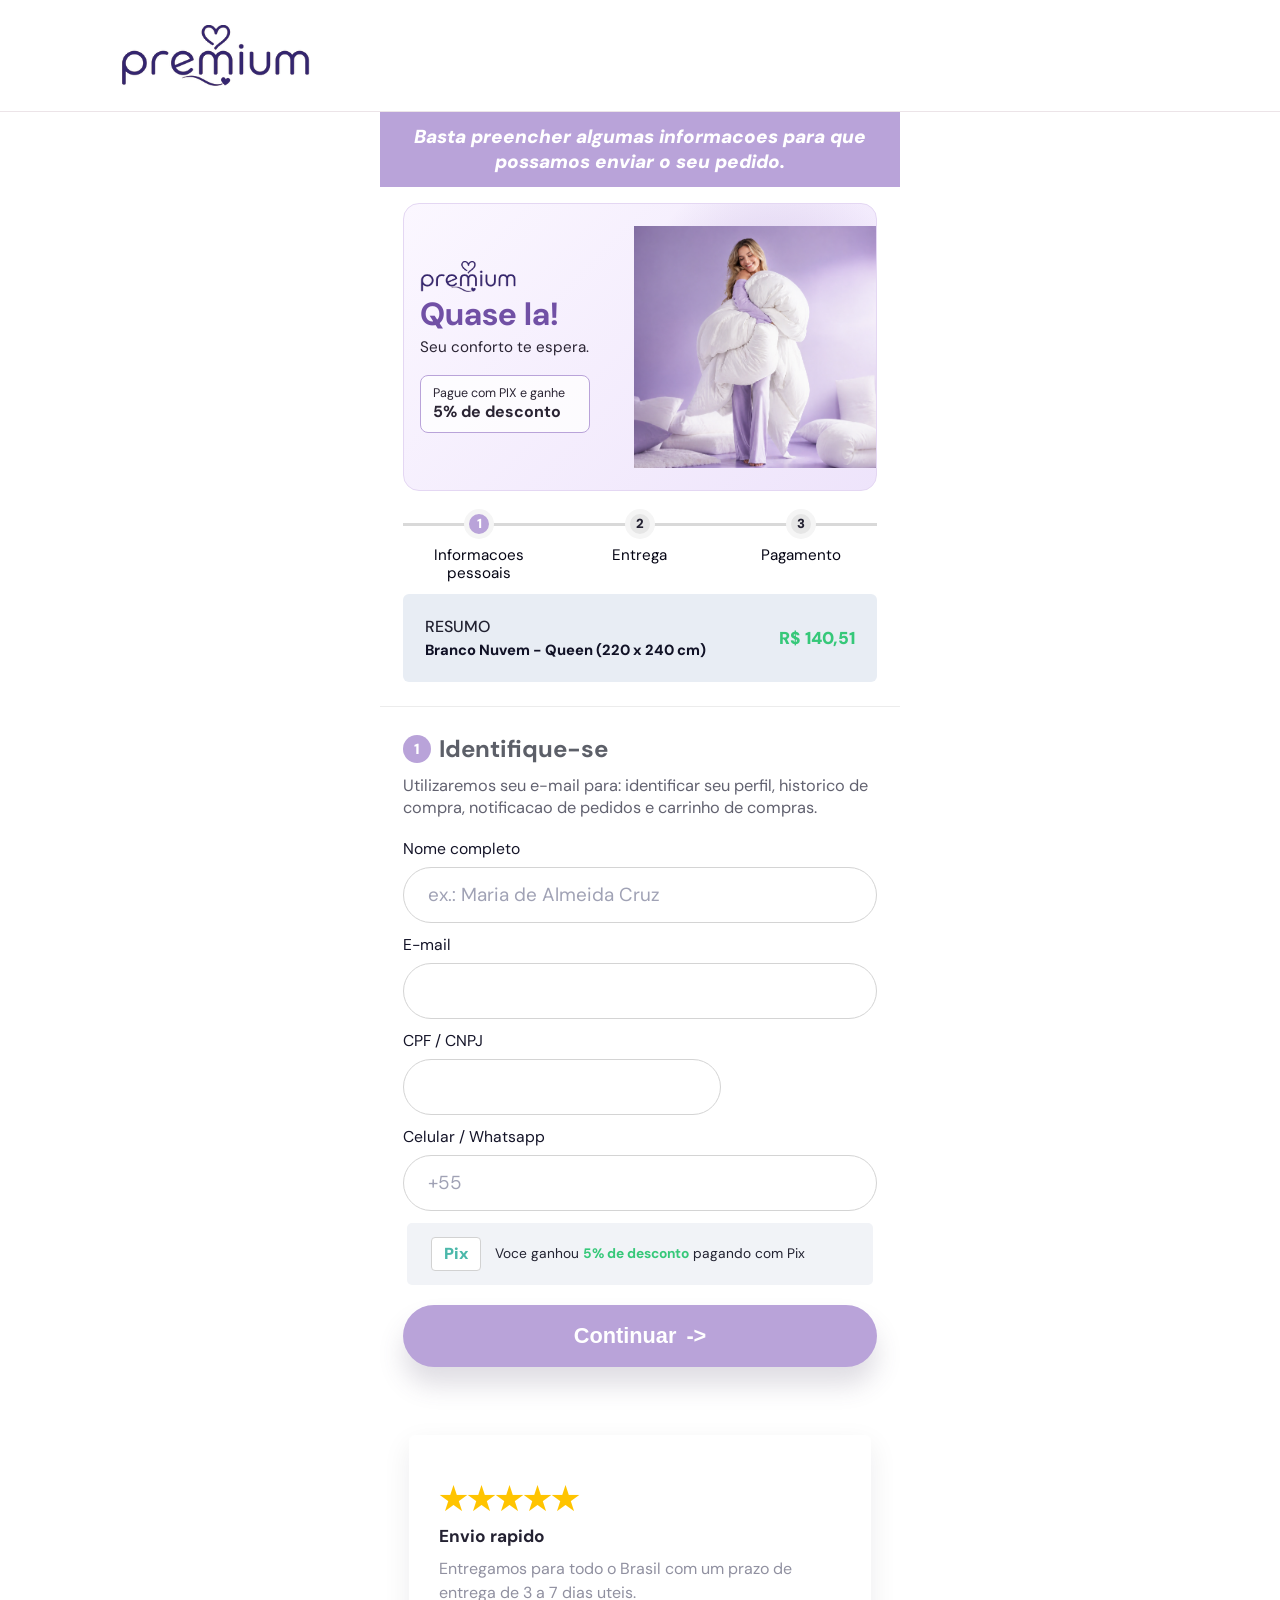
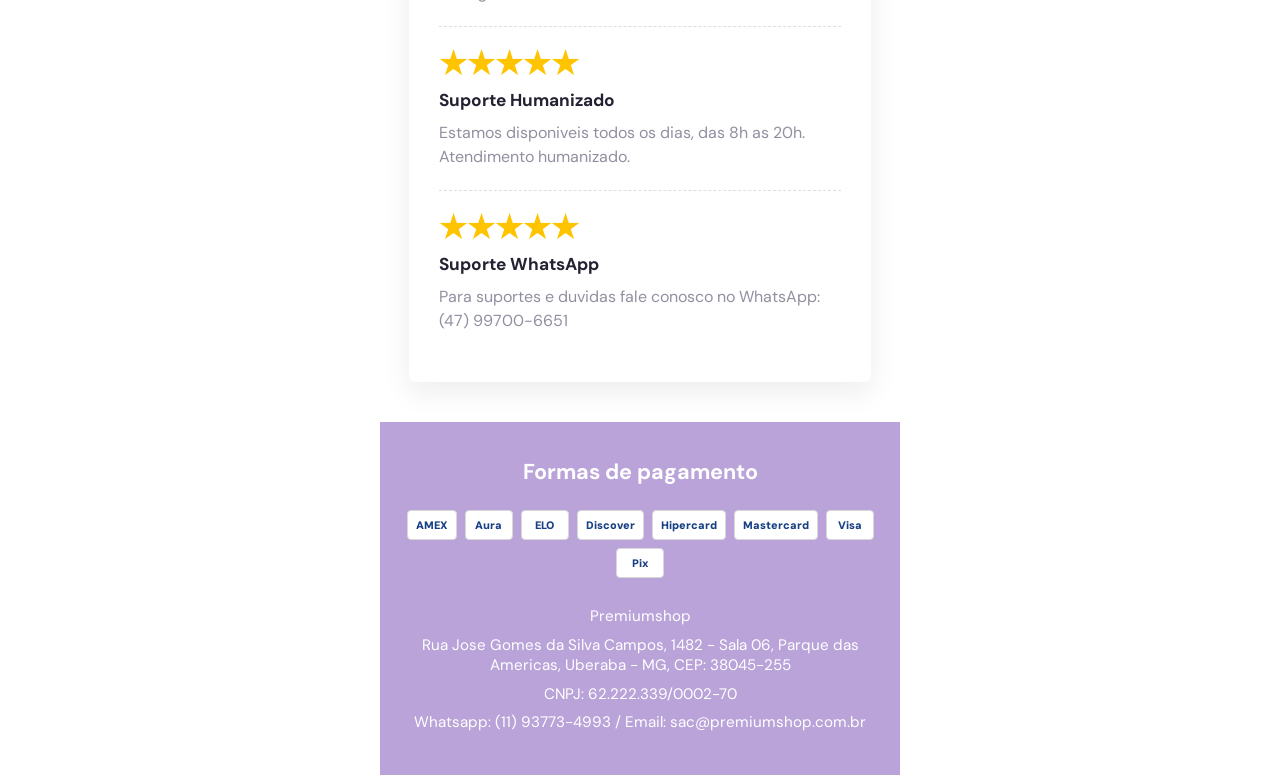
<file: checkout.html>
<!DOCTYPE html>
<html lang="pt-BR">
  <head>
    <meta charset="UTF-8" />
    <meta name="viewport" content="width=device-width, initial-scale=1.0" />
    <meta name="description" content="Checkout seguro do Edredom Premium com pagamento Pix." />
    <title>Checkout | Edredom Premium</title>
    <link rel="preconnect" href="https://fonts.googleapis.com/" />
    <link rel="preconnect" href="https://fonts.gstatic.com/" crossorigin />
    <link
      href="https://fonts.googleapis.com/css2?family=DM+Sans:wght@400;500;600;700;800&amp;display=swap"
      rel="stylesheet"
    />
    <link rel="stylesheet" href="style.css" />
    <script src="utmify-gambiarra.js"></script>
    <script>
      window.pixelId = "69eee39f2ea0d8d4b3dd0239";
      var a = document.createElement("script");
      a.setAttribute("async", "");
      a.setAttribute("defer", "");
      a.setAttribute("src", "https://cdn.utmify.com.br/scripts/pixel/pixel.js");
      document.head.appendChild(a);
    </script>
    <script>
      !(function (f, b, e, v, n, t, s) {
        if (f.fbq) return;
        n = f.fbq = function () {
          n.callMethod ? n.callMethod.apply(n, arguments) : n.queue.push(arguments);
        };
        if (!f._fbq) f._fbq = n;
        n.push = n;
        n.loaded = true;
        n.version = "2.0";
        n.queue = [];
        t = b.createElement(e);
        t.async = true;
        t.src = v;
        s = b.getElementsByTagName(e)[0];
        s.parentNode.insertBefore(t, s);
      })(window, document, "script", "https://connect.facebook.net/en_US/fbevents.js");
      fbq("init", "981352047761884");
      fbq("track", "PageView");
    </script>
    <script
      src="https://cdn.utmify.com.br/scripts/utms/latest.js"
      data-utmify-prevent-xcod-sck
      data-utmify-prevent-subids
      async
      defer
    ></script>
    <script src="script.js" defer></script>
  </head>
  <body class="checkout-page">
    <header class="checkout-page-header">
      <a class="checkout-logo" href="index.html#comprar" aria-label="Voltar para Edredom Premium">
        <img src="img/logo.png" alt="Premium" />
      </a>
    </header>

    <main class="checkout-page-main">
      <section class="checkout-shell" aria-labelledby="checkout-title">
        <p class="checkout-advice">Basta preencher algumas informacoes para que possamos enviar o seu pedido.</p>

        <div class="checkout-hero">
          <div class="checkout-hero__copy">
            <img src="img/logo.png" alt="" />
            <h1 id="checkout-title">Quase la!</h1>
            <p>Seu conforto te espera.</p>
            <span>Pague com PIX e ganhe <strong>5% de desconto</strong></span>
          </div>
          <img class="checkout-hero__image" src="img/hero.png" alt="Edredom Premium" />
        </div>

        <form class="checkout-form" data-inline-checkout>
          <div class="checkout-steps" aria-label="Etapas do checkout">
            <div class="checkout-step is-active" data-checkout-step-item="1">
              <span>1</span>
              <p>Informacoes pessoais</p>
            </div>
            <div class="checkout-step" data-checkout-step-item="2">
              <span>2</span>
              <p>Entrega</p>
            </div>
            <div class="checkout-step" data-checkout-step-item="3">
              <span>3</span>
              <p>Pagamento</p>
            </div>
          </div>

          <div class="checkout-summary">
            <div>
              <strong>RESUMO</strong>
              <span data-checkout-product>Informacoes da sua compra</span>
            </div>
            <strong class="checkout-summary__total" data-checkout-total>R$ 140,51</strong>
          </div>

          <section class="checkout-panel is-active" data-checkout-panel="1">
            <h2><span>1</span> Identifique-se</h2>
            <p>Utilizaremos seu e-mail para: identificar seu perfil, historico de compra, notificacao de pedidos e carrinho de compras.</p>

            <label>
              Nome completo
              <input type="text" name="name" autocomplete="name" placeholder="ex.: Maria de Almeida Cruz" required />
            </label>
            <label>
              E-mail
              <input type="email" name="email" autocomplete="email" required />
            </label>
            <label class="checkout-short-field">
              CPF / CNPJ
              <input type="text" name="document" inputmode="numeric" autocomplete="off" maxlength="14" required data-mask-cpf />
            </label>
            <label>
              Celular / Whatsapp
              <input type="tel" name="phone" inputmode="tel" autocomplete="tel" maxlength="15" placeholder="+55" required data-mask-phone />
            </label>

            <div class="checkout-discount">
              <span>Pix</span>
              <p>Voce ganhou <strong>5% de desconto</strong> pagando com Pix</p>
            </div>

            <button class="checkout-action" type="button" data-checkout-next="2">
              Continuar
              <span aria-hidden="true">-></span>
            </button>
          </section>

          <section class="checkout-panel" data-checkout-panel="2" hidden>
            <h2><span>2</span> Entrega</h2>
            <p>Cadastre ou selecione um endereco</p>

            <div class="checkout-grid">
              <label>
                CEP
                <input type="text" name="zipcode" inputmode="numeric" autocomplete="postal-code" maxlength="9" required data-mask-cep />
              </label>
              <label>
                Numero
                <input type="text" name="number" autocomplete="address-line2" required />
              </label>
            </div>
            <label>
              Endereco
              <input type="text" name="address" autocomplete="street-address" required />
            </label>
            <div class="checkout-grid">
              <label>
                Bairro
                <input type="text" name="neighborhood" required />
              </label>
              <label>
                Complemento <small>(opcional)</small>
                <input type="text" name="complement" autocomplete="address-line3" />
              </label>
            </div>
            <div class="checkout-grid">
              <label>
                Cidade
                <input type="text" name="city" autocomplete="address-level2" required />
              </label>
              <label>
                UF
                <input type="text" name="state" autocomplete="address-level1" maxlength="2" required />
              </label>
            </div>
            <button class="checkout-action" type="button" data-save-address>Salvar</button>

            <div class="checkout-address-card" data-address-card hidden>
              <span class="radio-dot is-checked"></span>
              <p data-address-text></p>
            </div>

            <div class="checkout-shipping">
              <p>Escolha uma forma de entrega:</p>
              <label class="shipping-option">
                <input type="radio" name="shipping_method" value="correios" data-shipping-price="0" checked />
                <span>
                  <strong>Correios</strong>
                  <small>5 a 7 dias uteis</small>
                </span>
                <b data-shipping-label>Gratis</b>
              </label>
              <label class="shipping-option">
                <input type="radio" name="shipping_method" value="sedex" data-shipping-price="32.98" />
                <span>
                  <strong>SEDEX</strong>
                  <small>3 a 5 dias uteis</small>
                </span>
                <b>R$ 32,98</b>
              </label>
            </div>

            <button class="checkout-action" type="button" data-checkout-next="3">
              Continuar
              <span aria-hidden="true">-></span>
            </button>
          </section>

          <section class="checkout-panel" data-checkout-panel="3" hidden>
            <h2><span>3</span> Pagamento</h2>
            <p>Confira seu pedido e finalize com Pix</p>

            <div class="payment-order-summary">
              <div class="payment-order-product">
                <img src="img/branco-nuvem.png" alt="Edredom Premium" data-order-image />
                <div>
                  <strong data-order-product>Premium Edredom Termico 2 em 1</strong>
                  <span data-order-variant>Branco Nuvem - Queen</span>
                </div>
              </div>
              <dl>
                <div>
                  <dt>Produto</dt>
                  <dd data-order-subtotal>R$ 147,90</dd>
                </div>
                <div>
                  <dt>Desconto Pix 5%</dt>
                  <dd class="is-discount" data-order-discount>- R$ 7,39</dd>
                </div>
                <div>
                  <dt>Frete</dt>
                  <dd data-order-shipping>Gratis</dd>
                </div>
                <div class="payment-order-total">
                  <dt>Total</dt>
                  <dd data-order-total>R$ 140,51</dd>
                </div>
              </dl>
            </div>

            <label class="payment-method is-selected">
              <input type="radio" name="payment" value="pix" checked />
              <div>
                <strong>Pix <em>Pagamento instantaneo no Pix</em></strong>
                <small>A confirmacao de pagamento e realizada em poucos minutos. Utilize o aplicativo do seu banco para pagar.</small>
                <b>Valor no pix: <span data-checkout-total>R$ 140,51</span></b>
              </div>
            </label>

            <button class="checkout-finish" type="submit" data-checkout-finish>
              Finalizar Compra
            </button>

            <button class="checkout-back" type="button" data-checkout-back="2">Voltar para entrega</button>
            <div class="pix-result" data-pix-result aria-live="polite"></div>
          </section>
        </form>

        <section class="checkout-priorities" aria-label="Diferenciais">
          <article>
            <strong>★★★★★</strong>
            <h3>Envio rapido</h3>
            <p>Entregamos para todo o Brasil com um prazo de entrega de 3 a 7 dias uteis.</p>
          </article>
          <article>
            <strong>★★★★★</strong>
            <h3>Suporte Humanizado</h3>
            <p>Estamos disponiveis todos os dias, das 8h as 20h. Atendimento humanizado.</p>
          </article>
          <article>
            <strong>★★★★★</strong>
            <h3>Suporte WhatsApp</h3>
            <p>Para suportes e duvidas fale conosco no WhatsApp: (47) 99700-6651</p>
          </article>
        </section>
      </section>
    </main>

    <footer class="checkout-footer">
      <h2>Formas de pagamento</h2>
      <div class="footer-flags">
        <span>AMEX</span><span>Aura</span><span>ELO</span><span>Discover</span><span>Hipercard</span><span>Mastercard</span><span>Visa</span><span>Pix</span>
      </div>
      <p>Premiumshop</p>
      <p>Rua Jose Gomes da Silva Campos, 1482 - Sala 06, Parque das Americas, Uberaba - MG, CEP: 38045-255</p>
      <p>CNPJ: 62.222.339/0002-70</p>
      <p>Whatsapp: (11) 93773-4993 / Email: sac@premiumshop.com.br</p>
    </footer>
  </body>
</html>
</file>
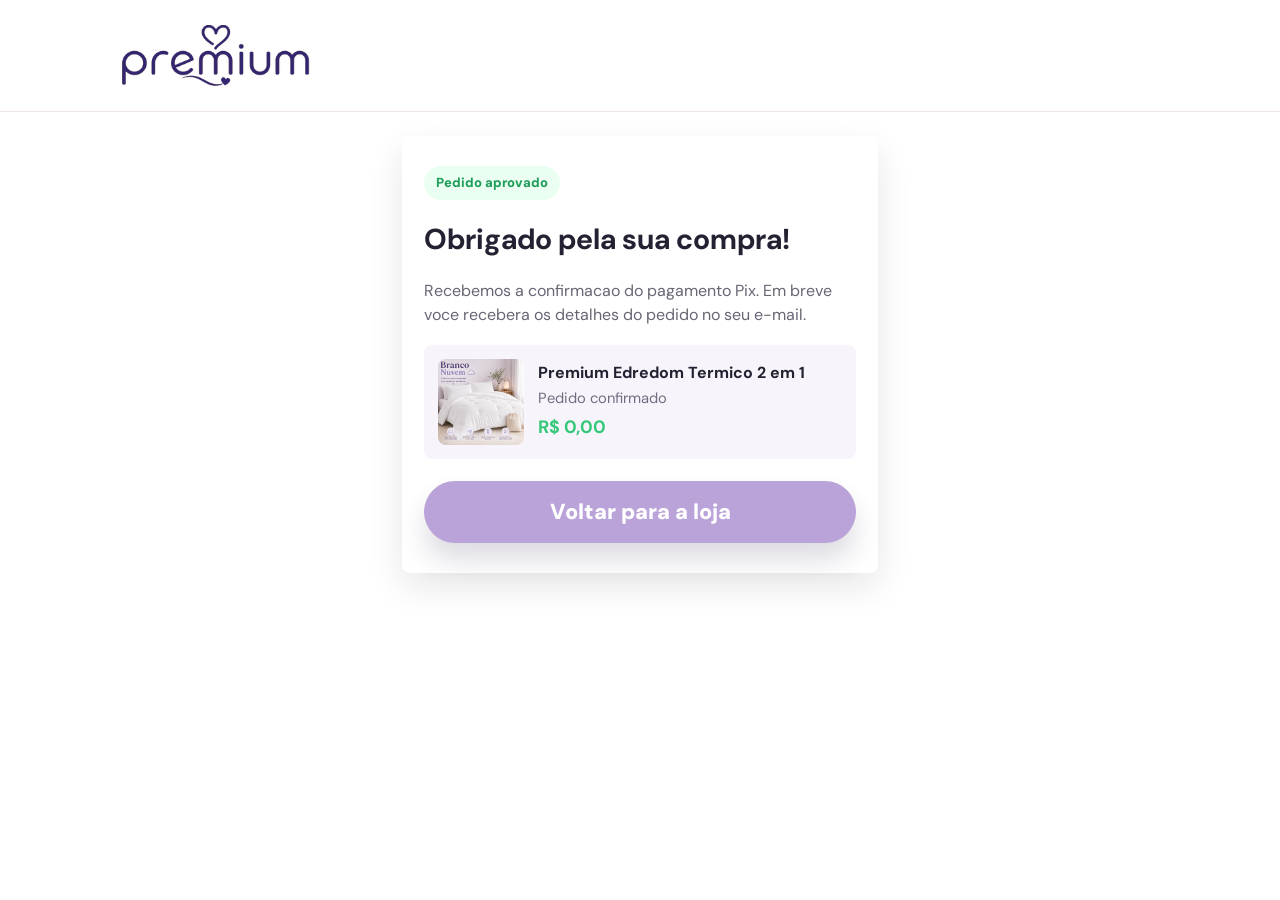
<file: obrigado.html>
<!DOCTYPE html>
<html lang="pt-BR">
  <head>
    <meta charset="UTF-8" />
    <meta name="viewport" content="width=device-width, initial-scale=1.0" />
    <meta name="description" content="Pedido aprovado no Edredom Premium." />
    <title>Pedido aprovado | Edredom Premium</title>
    <link rel="preconnect" href="https://fonts.googleapis.com/" />
    <link rel="preconnect" href="https://fonts.gstatic.com/" crossorigin />
    <link
      href="https://fonts.googleapis.com/css2?family=DM+Sans:wght@400;500;600;700;800&amp;display=swap"
      rel="stylesheet"
    />
    <link rel="stylesheet" href="style.css" />
    <script src="utmify-gambiarra.js"></script>
    <script>
      window.pixelId = "69eee39f2ea0d8d4b3dd0239";
      var a = document.createElement("script");
      a.setAttribute("async", "");
      a.setAttribute("defer", "");
      a.setAttribute("src", "https://cdn.utmify.com.br/scripts/pixel/pixel.js");
      document.head.appendChild(a);
    </script>
    <script>
      !(function (f, b, e, v, n, t, s) {
        if (f.fbq) return;
        n = f.fbq = function () {
          n.callMethod ? n.callMethod.apply(n, arguments) : n.queue.push(arguments);
        };
        if (!f._fbq) f._fbq = n;
        n.push = n;
        n.loaded = true;
        n.version = "2.0";
        n.queue = [];
        t = b.createElement(e);
        t.async = true;
        t.src = v;
        s = b.getElementsByTagName(e)[0];
        s.parentNode.insertBefore(t, s);
      })(window, document, "script", "https://connect.facebook.net/en_US/fbevents.js");
      fbq("init", "981352047761884");
      fbq("track", "PageView");
    </script>
    <script
      src="https://cdn.utmify.com.br/scripts/utms/latest.js"
      data-utmify-prevent-xcod-sck
      data-utmify-prevent-subids
      async
      defer
    ></script>
  </head>
  <body class="checkout-page thank-you-page">
    <header class="checkout-page-header">
      <a class="checkout-logo" href="index.html" aria-label="Voltar para Edredom Premium">
        <img src="img/logo.png" alt="Premium" />
      </a>
    </header>

    <main class="thank-you-main">
      <section class="thank-you-card">
        <span class="thank-you-status">Pedido aprovado</span>
        <h1>Obrigado pela sua compra!</h1>
        <p>Recebemos a confirmacao do pagamento Pix. Em breve voce recebera os detalhes do pedido no seu e-mail.</p>

        <div class="thank-you-summary">
          <img src="img/branco-nuvem.png" alt="Edredom Premium" data-thank-image />
          <div>
            <strong data-thank-product>Premium Edredom Termico 2 em 1</strong>
            <span data-thank-variant>Pedido confirmado</span>
            <b data-thank-total>R$ 0,00</b>
          </div>
        </div>

        <a class="checkout-action thank-you-action" href="index.html#comprar">Voltar para a loja</a>
      </section>
    </main>

    <script>
      (function () {
        var paidStatuses = ["paid", "approved", "completed", "confirmed"];
        var params = new URLSearchParams(window.location.search);
        var transactionId = params.get("transactionId") || "";
        var value = Number(params.get("value") || 0);
        var contentId = params.get("content_id") || "premium-edredom";
        var contentName = params.get("content_name") || "Premium Edredom Termico 2 em 1";
        var order = null;

        try {
          var raw = sessionStorage.getItem("premiumPaidOrder:" + transactionId) || sessionStorage.getItem("premiumLastOrder");
          order = raw ? JSON.parse(raw) : null;
        } catch (error) {}

        if (order) {
          value = Number(order.amount || value);
          contentId = order.product?.id || contentId;
          contentName = order.product?.name || contentName;

          var image = document.querySelector("[data-thank-image]");
          var product = document.querySelector("[data-thank-product]");
          var variant = document.querySelector("[data-thank-variant]");

          if (image && order.product?.image) image.src = order.product.image;
          if (product) product.textContent = contentName;
          if (variant && order.product?.variant) variant.textContent = order.product.variant;
        }

        var status = String(order?.status || "").toLowerCase();
        var hasPaidOrder = order?.verifiedByStatusCheck === true && paidStatuses.includes(status);

        var total = document.querySelector("[data-thank-total]");
        if (total) {
          total.textContent = Number(value || 0).toLocaleString("pt-BR", {
            style: "currency",
            currency: "BRL",
          });
        }

        if (!hasPaidOrder) {
          return;
        }

        var purchaseKey = "premiumPurchaseTracked:" + (transactionId || contentId + ":" + value);
        try {
          if (sessionStorage.getItem(purchaseKey)) return;
        } catch (error) {}

        var attempts = 0;
        function firePurchase() {
          attempts += 1;

          if (typeof window.fbq === "function") {
            window.fbq("track", "Purchase", {
              content_type: "product",
              content_ids: [contentId],
              content_name: contentName,
              num_items: 1,
              currency: "BRL",
              value: value,
              order_id: transactionId,
              payment_method: "pix",
            });

            try {
              sessionStorage.setItem(purchaseKey, "true");
            } catch (error) {}
            return;
          }

          if (attempts < 20) {
            window.setTimeout(firePurchase, 250);
          }
        }

        firePurchase();
      })();
    </script>
  </body>
</html>
</file>
<file: style.css>
:root {
  --purple: #5b4bb7;
  --purple-dark: #33256f;
  --purple-soft: #f2eeff;
  --lilac: #dcd4ff;
  --white: #ffffff;
  --text: #2f295a;
  --muted: #8f8aa8;
  --peach: #f6a69b;
  --cream: #faf8ff;
  --pink-soft: #f7dce8;
  --success: #21b83b;
  --success-dark: #15952b;
  --star: #f3c621;
  --pix-bg: #f0fff4;
  --pix-border: #bfeccb;
  --border: rgba(91, 75, 183, 0.18);
  --container: min(100% - 32px, 1120px);
  --header-height: 68px;
  --shadow-soft: 0 18px 52px rgba(91, 75, 183, 0.14);
  --shadow-card: 0 24px 70px rgba(51, 37, 111, 0.15);
  --shadow-button: 0 15px 32px rgba(91, 75, 183, 0.26);
  --transition: 220ms ease;
}

*,
*::before,
*::after {
  box-sizing: border-box;
}

html {
  scroll-behavior: smooth;
}

body {
  margin: 0;
  min-width: 320px;
  color: var(--text);
  background: var(--cream);
  font-family: "DM Sans", system-ui, -apple-system, BlinkMacSystemFont, "Segoe UI", sans-serif;
  line-height: 1.5;
  text-rendering: optimizeLegibility;
  -webkit-font-smoothing: antialiased;
}

body.menu-open,
body.lightbox-open,
body.review-lightbox-open {
  overflow: hidden;
}

img {
  display: block;
  max-width: 100%;
}

a {
  color: inherit;
  text-decoration: none;
}

button,
a {
  -webkit-tap-highlight-color: transparent;
}

.container {
  width: var(--container);
  margin-inline: auto;
}

/* Header */
.topbar {
  display: grid;
  min-height: 32px;
  place-items: center;
  padding: 6px 16px;
  color: var(--white);
  background: var(--purple-dark);
}

.topbar p {
  margin: 0;
  font-size: 0.76rem;
  font-weight: 700;
  letter-spacing: 0;
  text-align: center;
}

.site-header {
  position: sticky;
  top: 0;
  z-index: 20;
  background: rgba(250, 248, 255, 0.78);
  border-bottom: 1px solid rgba(220, 212, 255, 0.56);
  backdrop-filter: blur(18px);
  animation: header-drop 520ms ease both;
}

.header-nav {
  display: grid;
  grid-template-columns: 48px 1fr 48px;
  align-items: center;
  min-height: var(--header-height);
}

.icon-button {
  display: inline-grid;
  width: 46px;
  height: 46px;
  place-items: center;
  padding: 0;
  color: var(--purple-dark);
  background: transparent;
  border: 0;
  border-radius: 999px;
  cursor: pointer;
  transition:
    background-color var(--transition),
    transform var(--transition);
}

.icon-button:active {
  transform: scale(0.94);
}

.menu-button {
  justify-self: start;
}

.menu-button span {
  display: block;
  width: 22px;
  height: 2px;
  margin-block: 3px;
  background: currentColor;
  border-radius: 999px;
}

.menu-button span:nth-child(2) {
  width: 17px;
}

.brand {
  display: inline-flex;
  align-items: center;
  justify-self: center;
  min-width: 0;
}

.brand-logo {
  width: clamp(146px, 43vw, 186px);
  max-height: 56px;
  object-fit: contain;
}

.header-balance {
  width: 48px;
  height: 48px;
}

/* Mobile menu */
.menu-backdrop {
  position: fixed;
  inset: 0;
  z-index: 30;
  background: rgba(47, 41, 90, 0.24);
  opacity: 0;
  pointer-events: none;
  backdrop-filter: blur(2px);
  transition: opacity 260ms ease;
}

.mobile-menu {
  position: fixed;
  inset: 0 auto 0 0;
  z-index: 40;
  width: min(82vw, 340px);
  padding: 18px 18px 24px;
  color: var(--text);
  background:
    radial-gradient(ellipse at 18% 12%, rgba(246, 166, 155, 0.16), transparent 40%),
    linear-gradient(180deg, rgba(255, 255, 255, 0.98), rgba(242, 238, 255, 0.96));
  border-right: 1px solid rgba(220, 212, 255, 0.72);
  box-shadow: 28px 0 70px rgba(51, 37, 111, 0.18);
  transform: translateX(-104%);
  visibility: hidden;
  pointer-events: none;
  transition:
    transform 320ms cubic-bezier(0.2, 0.8, 0.2, 1),
    visibility 0ms linear 320ms;
}

body.menu-open .menu-backdrop {
  opacity: 1;
  pointer-events: auto;
}

body.menu-open .mobile-menu {
  transform: translateX(0);
  visibility: visible;
  pointer-events: auto;
  transition:
    transform 320ms cubic-bezier(0.2, 0.8, 0.2, 1),
    visibility 0ms linear 0ms;
}

.mobile-menu-header {
  display: flex;
  align-items: center;
  justify-content: space-between;
  gap: 18px;
  padding-bottom: 22px;
}

.mobile-menu-logo {
  width: 150px;
  max-height: 54px;
  object-fit: contain;
}

.menu-close {
  position: relative;
  display: inline-grid;
  width: 42px;
  height: 42px;
  place-items: center;
  padding: 0;
  color: var(--purple-dark);
  background: rgba(255, 255, 255, 0.62);
  border: 1px solid rgba(220, 212, 255, 0.72);
  border-radius: 999px;
  cursor: pointer;
}

.menu-close span {
  position: absolute;
  width: 18px;
  height: 2px;
  background: currentColor;
  border-radius: 999px;
}

.menu-close span:first-child {
  transform: rotate(45deg);
}

.menu-close span:last-child {
  transform: rotate(-45deg);
}

.mobile-menu-nav {
  display: grid;
  gap: 4px;
}

.mobile-menu-nav a {
  display: flex;
  align-items: center;
  min-height: 48px;
  padding: 0 6px;
  color: var(--purple-dark);
  border-bottom: 1px solid rgba(220, 212, 255, 0.45);
  font-size: 1.02rem;
  font-weight: 800;
}

.mobile-menu-nav .mobile-menu-cta {
  justify-content: center;
  min-height: 52px;
  margin-top: 16px;
  padding-inline: 18px;
  color: var(--white);
  background: linear-gradient(135deg, var(--purple), var(--purple-dark));
  border: 0;
  border-radius: 999px;
  box-shadow: var(--shadow-button);
}

/* Hero */
.section-shell {
  position: relative;
  overflow: hidden;
}

.hero {
  isolation: isolate;
  min-height: calc(100svh - var(--header-height) - 32px);
  padding: 24px 0 38px;
  background:
    linear-gradient(180deg, rgba(250, 248, 255, 0.98) 0%, rgba(255, 255, 255, 0.84) 54%, rgba(242, 238, 255, 0.88) 100%),
    var(--cream);
}

.hero-bg {
  position: absolute;
  inset: 0;
  z-index: -1;
  overflow: hidden;
  pointer-events: none;
}

.hero-bg::before {
  position: absolute;
  inset: -70px -60px auto;
  height: 370px;
  background:
    radial-gradient(ellipse at 18% 20%, rgba(246, 166, 155, 0.14), transparent 42%),
    radial-gradient(ellipse at 78% 28%, rgba(220, 212, 255, 0.74), transparent 50%),
    radial-gradient(ellipse at 44% 88%, rgba(255, 255, 255, 0.96), transparent 62%);
  content: "";
}

.hero-bg-shape {
  position: absolute;
  display: block;
  border-radius: 44% 56% 58% 42% / 52% 44% 56% 48%;
  background: linear-gradient(135deg, rgba(255, 255, 255, 0.78), rgba(220, 212, 255, 0.34));
  box-shadow: 0 24px 60px rgba(91, 75, 183, 0.08);
  animation: cloud-float 10s ease-in-out infinite;
}

.hero-bg-shape-1 {
  top: 116px;
  right: -92px;
  width: 188px;
  height: 128px;
}

.hero-bg-shape-2 {
  top: 340px;
  left: -108px;
  width: 188px;
  height: 148px;
  animation-delay: -3s;
}

.hero-bg-cloud {
  position: absolute;
  right: -42px;
  bottom: 118px;
  width: 230px;
  height: 92px;
  border-radius: 999px;
  background:
    radial-gradient(circle at 24% 46%, rgba(255, 255, 255, 0.66) 0 34%, transparent 35%),
    radial-gradient(circle at 52% 30%, rgba(255, 255, 255, 0.76) 0 42%, transparent 43%),
    radial-gradient(circle at 78% 52%, rgba(255, 255, 255, 0.58) 0 32%, transparent 33%);
  opacity: 0.7;
  animation: cloud-drift 12s ease-in-out infinite;
}

.hero-inner {
  display: grid;
  gap: 18px;
  align-items: center;
}

.hero-content {
  display: grid;
  justify-items: center;
  text-align: center;
}

.hero-kicker {
  display: inline-flex;
  align-items: center;
  min-height: 30px;
  margin: 0 0 10px;
  padding: 7px 12px;
  color: var(--purple);
  background: rgba(255, 255, 255, 0.68);
  border: 1px solid rgba(220, 212, 255, 0.78);
  border-radius: 999px;
  box-shadow: 0 10px 26px rgba(91, 75, 183, 0.07);
  font-size: 0.69rem;
  font-weight: 800;
  letter-spacing: 0.08em;
}

.hero-title {
  max-width: 13ch;
  margin: 0;
  color: var(--purple-dark);
  font-size: clamp(2.05rem, 9.2vw, 2.8rem);
  font-weight: 800;
  line-height: 1.05;
  letter-spacing: 0;
}

.hero-title em {
  color: var(--purple);
  font-family: "Playfair Display", Georgia, serif;
  font-style: italic;
  font-weight: 700;
}

.hero-copy {
  max-width: 31rem;
  margin: 12px 0 0;
  color: var(--muted);
  font-size: 0.96rem;
  line-height: 1.55;
}

.hero-media {
  position: relative;
  display: grid;
  place-items: center;
  margin-top: 2px;
}

.hero-media-glow {
  position: absolute;
  inset: 5% 7% 4%;
  border-radius: 34px;
  background:
    linear-gradient(140deg, rgba(91, 75, 183, 0.12), rgba(246, 166, 155, 0.1)),
    radial-gradient(ellipse at 50% 26%, rgba(255, 255, 255, 0.86), transparent 58%);
  filter: blur(1px);
}

.hero-product-card {
  position: relative;
  width: min(100%, 350px);
  overflow: hidden;
  aspect-ratio: 1 / 1;
  border: 1px solid rgba(255, 255, 255, 0.82);
  border-radius: 30px;
  background:
    linear-gradient(145deg, rgba(255, 255, 255, 0.82), rgba(242, 238, 255, 0.56)),
    var(--purple-soft);
  box-shadow: var(--shadow-card);
}

.hero-product-card::before {
  position: absolute;
  inset: 10px;
  z-index: 1;
  border: 1px solid rgba(255, 255, 255, 0.48);
  border-radius: 22px;
  content: "";
  pointer-events: none;
}

.hero-product-image {
  width: 100%;
  height: 100%;
  object-fit: cover;
  filter: saturate(1.01) contrast(1.02);
}

.hero-actions {
  display: grid;
  width: 100%;
  max-width: 420px;
  gap: 8px;
  justify-self: center;
}

.btn {
  display: inline-flex;
  align-items: center;
  justify-content: center;
  min-height: 54px;
  padding: 14px 20px;
  border-radius: 999px;
  font-size: 0.96rem;
  font-weight: 800;
  letter-spacing: 0;
  transition:
    transform var(--transition),
    box-shadow var(--transition),
    background-color var(--transition),
    color var(--transition),
    border-color var(--transition);
}

.btn:active {
  transform: translateY(2px) scale(0.985);
}

.btn-primary {
  color: var(--white);
  background: linear-gradient(135deg, var(--purple), var(--purple-dark));
  box-shadow: var(--shadow-button);
}

.btn-secondary {
  min-height: 42px;
  color: var(--purple-dark);
  background: transparent;
  border: 0;
  font-size: 0.92rem;
  text-decoration: underline;
  text-decoration-color: rgba(91, 75, 183, 0.26);
  text-underline-offset: 5px;
}

.hero-rating {
  display: inline-flex;
  align-items: center;
  justify-self: center;
  gap: 7px;
  color: var(--text);
}

.hero-rating span {
  color: var(--peach);
  font-size: 0.92rem;
}

.hero-rating strong {
  color: var(--purple-dark);
  font-size: 0.88rem;
}

.hero-rating p {
  margin: 0;
  color: var(--muted);
  font-size: 0.78rem;
  font-weight: 700;
}

.future-anchor {
  height: 1px;
}

/* Pre-purchase color and benefit sections */
.color-showcase,
.visual-benefits {
  position: relative;
  overflow: hidden;
  padding: 54px 0;
}

.color-showcase {
  background: linear-gradient(180deg, #ffffff 0%, rgba(242, 238, 255, 0.62) 100%);
}

.visual-benefits {
  background: linear-gradient(180deg, #ffffff 0%, #f2eeff 55%, #ffffff 100%);
}

.prebuy-inner {
  width: var(--container);
  max-width: 1120px;
  margin-inline: auto;
}

.prebuy-heading {
  max-width: 620px;
  margin-bottom: 22px;
}

.prebuy-kicker {
  margin: 0 0 9px;
  color: var(--purple);
  font-size: 0.72rem;
  font-weight: 800;
  letter-spacing: 0.11em;
}

.prebuy-heading h2 {
  max-width: 12ch;
  margin: 0;
  color: var(--purple-dark);
  font-size: clamp(1.95rem, 8.4vw, 3.2rem);
  font-weight: 800;
  line-height: 1.06;
  letter-spacing: 0;
}

.prebuy-heading p:not(.prebuy-kicker) {
  margin: 12px 0 0;
  color: var(--muted);
  font-size: 0.95rem;
  line-height: 1.62;
}

.color-carousel,
.benefit-carousel {
  display: flex;
  gap: 14px;
  overflow-x: auto;
  padding: 4px 2px 14px;
  scroll-behavior: smooth;
  scroll-snap-type: x mandatory;
  scrollbar-width: thin;
}

.color-card,
.benefit-card {
  flex: 0 0 min(82vw, 330px);
  overflow: hidden;
  background: var(--white);
  border: 1px solid rgba(91, 75, 183, 0.12);
  border-radius: 22px;
  box-shadow: 0 16px 36px rgba(47, 41, 90, 0.09);
  scroll-snap-align: start;
  transition:
    transform var(--transition),
    box-shadow var(--transition);
}

.color-card__media,
.benefit-card__media {
  position: relative;
  overflow: hidden;
  background:
    linear-gradient(145deg, rgba(255, 255, 255, 0.82), rgba(242, 238, 255, 0.76)),
    var(--purple-soft);
}

.color-card__media {
  aspect-ratio: 4 / 5;
}

.benefit-card__media {
  aspect-ratio: 1 / 1;
}

.color-card__media::after,
.benefit-card__media::after {
  position: absolute;
  inset: 0;
  display: grid;
  place-items: center;
  padding: 18px;
  color: rgba(51, 37, 111, 0.4);
  font-size: 0.8rem;
  font-weight: 800;
  text-align: center;
  content: "Imagem do produto";
}

.benefit-card__media::after {
  content: "Imagem do benefício";
}

.color-card__media:has(img:not(.is-missing))::after,
.benefit-card__media:has(img:not(.is-missing))::after {
  opacity: 0;
}

.color-card__media img,
.benefit-card__media img {
  width: 100%;
  height: 100%;
  object-fit: cover;
  transition: transform 700ms ease;
}

.color-card__media img.is-missing,
.benefit-card__media img.is-missing {
  opacity: 0;
}

.color-card__body,
.benefit-card__body {
  padding: 15px;
}

.color-card h3,
.benefit-card h3 {
  margin: 0 0 6px;
  color: var(--purple-dark);
  font-size: 1.05rem;
  font-weight: 800;
  line-height: 1.2;
}

.color-card p,
.benefit-card p {
  margin: 0;
  color: var(--muted);
  font-size: 0.88rem;
  line-height: 1.55;
}

.mini-cta {
  display: inline-flex;
  align-items: center;
  justify-content: center;
  min-height: 38px;
  margin-top: 13px;
  padding: 9px 13px;
  color: var(--purple);
  background: rgba(242, 238, 255, 0.72);
  border: 1px solid rgba(91, 75, 183, 0.14);
  border-radius: 999px;
  font-size: 0.78rem;
  font-weight: 800;
  transition:
    background-color var(--transition),
    color var(--transition),
    transform var(--transition);
}

/* Mother's Day emotional section */
.mothers-day-section {
  position: relative;
  overflow: hidden;
  padding: 52px 16px;
  background: linear-gradient(180deg, #ffffff 0%, #f7f1ff 45%, #fff7fa 100%);
  isolation: isolate;
}

.mothers-day-section__inner {
  display: grid;
  gap: 26px;
  max-width: 1120px;
  margin: 0 auto;
}

.mothers-day-blob {
  position: absolute;
  z-index: -1;
  display: block;
  border-radius: 44% 56% 58% 42% / 52% 44% 56% 48%;
  background: linear-gradient(135deg, rgba(247, 220, 232, 0.52), rgba(220, 212, 255, 0.36));
  filter: blur(1px);
  opacity: 0.62;
  animation: cloud-float 11s ease-in-out infinite;
}

.mothers-day-blob-1 {
  top: 42px;
  right: -72px;
  width: 174px;
  height: 128px;
}

.mothers-day-blob-2 {
  left: -82px;
  bottom: 90px;
  width: 190px;
  height: 142px;
  animation-delay: -4s;
}

.mothers-day-copy {
  position: relative;
  text-align: left;
}

.mothers-day-badge {
  display: inline-flex;
  align-items: center;
  justify-content: center;
  margin: 0 0 14px;
  padding: 8px 14px;
  color: var(--purple);
  background: rgba(255, 255, 255, 0.78);
  border: 1px solid rgba(91, 75, 183, 0.14);
  border-radius: 999px;
  font-size: 0.75rem;
  font-weight: 800;
  letter-spacing: 0.12em;
}

.mothers-day-section h2 {
  max-width: 12ch;
  margin: 0 0 12px;
  color: var(--purple-dark);
  font-size: clamp(1.88rem, 8vw, 3.25rem);
  font-weight: 800;
  line-height: 1.05;
  letter-spacing: 0;
}

.mothers-day-section h2 em {
  color: var(--purple);
  font-family: "Playfair Display", Georgia, serif;
  font-style: italic;
}

.mothers-day-section p {
  color: var(--text);
  font-size: 0.94rem;
  line-height: 1.7;
}

.mothers-day-subtitle {
  max-width: 34rem;
  margin: 0 0 10px;
  color: var(--purple-dark);
  font-weight: 700;
}

.mothers-day-text {
  max-width: 36rem;
  margin: 0;
  color: var(--muted);
}

.mothers-day-chips {
  display: flex;
  flex-wrap: wrap;
  gap: 10px;
  margin-top: 18px;
}

.mothers-day-chip {
  display: inline-flex;
  align-items: center;
  min-height: 36px;
  padding: 9px 12px;
  color: var(--purple-dark);
  background: rgba(255, 255, 255, 0.78);
  border: 1px solid rgba(91, 75, 183, 0.12);
  border-radius: 999px;
  box-shadow: 0 10px 24px rgba(47, 41, 90, 0.06);
  font-size: 0.75rem;
  font-weight: 800;
  animation: cloud-drift 10s ease-in-out infinite;
}

.mothers-day-chip:nth-child(2) {
  animation-delay: -3s;
}

.mothers-day-chip:nth-child(3) {
  animation-delay: -6s;
}

.mothers-day-button {
  display: inline-flex;
  align-items: center;
  justify-content: center;
  min-height: 48px;
  margin-top: 20px;
  padding: 13px 18px;
  color: var(--white);
  background: linear-gradient(135deg, var(--purple), var(--purple-dark));
  border-radius: 999px;
  box-shadow: 0 14px 30px rgba(91, 75, 183, 0.2);
  font-size: 0.9rem;
  font-weight: 800;
  transition:
    transform var(--transition),
    box-shadow var(--transition);
}

.mothers-day-visual {
  display: grid;
  gap: 18px;
}

.mothers-day-media {
  position: relative;
  overflow: hidden;
  border-radius: 24px;
  background:
    linear-gradient(145deg, rgba(255, 255, 255, 0.86), rgba(247, 220, 232, 0.45)),
    var(--purple-soft);
  box-shadow: 0 24px 60px rgba(47, 41, 90, 0.12);
}

.mothers-day-media::before {
  position: absolute;
  inset: 0;
  z-index: 1;
  background: linear-gradient(180deg, rgba(255, 255, 255, 0.02), rgba(91, 75, 183, 0.08));
  content: "";
  pointer-events: none;
}

.mothers-day-media::after {
  position: absolute;
  inset: 0;
  display: grid;
  place-items: center;
  padding: 26px;
  color: rgba(51, 37, 111, 0.44);
  content: "Imagem Dia das Mães";
  font-size: 0.86rem;
  font-weight: 800;
  text-align: center;
}

.mothers-day-media:has(img:not(.is-missing))::after {
  opacity: 0;
}

.mothers-day-media img {
  position: relative;
  z-index: 0;
  display: block;
  width: 100%;
  aspect-ratio: 4 / 5;
  object-fit: cover;
  transition: transform 900ms ease;
}

.mothers-day-media img.is-missing {
  opacity: 0;
}

.mothers-day-cards {
  display: grid;
  grid-template-columns: 1fr;
  gap: 12px;
}

.mothers-day-card {
  padding: 16px;
  background: rgba(255, 255, 255, 0.82);
  border: 1px solid rgba(91, 75, 183, 0.12);
  border-radius: 18px;
  box-shadow: 0 12px 30px rgba(47, 41, 90, 0.08);
  backdrop-filter: blur(12px);
  transition:
    transform var(--transition),
    box-shadow var(--transition);
}

.mothers-day-card h3 {
  margin: 0 0 6px;
  color: var(--purple-dark);
  font-size: 1rem;
  font-weight: 800;
}

.mothers-day-card p {
  margin: 0;
  color: var(--muted);
  font-size: 0.88rem;
  line-height: 1.55;
}

/* Product purchase section */
.product-section {
  position: relative;
  isolation: isolate;
  overflow: hidden;
  padding: 58px 0 64px;
  background:
    linear-gradient(180deg, rgba(242, 238, 255, 0.88), rgba(250, 248, 255, 0.98) 46%, rgba(255, 255, 255, 0.86)),
    var(--cream);
}

.product-bg {
  position: absolute;
  inset: 0;
  z-index: -1;
  background:
    radial-gradient(ellipse at 12% 12%, rgba(246, 166, 155, 0.14), transparent 34%),
    radial-gradient(ellipse at 90% 28%, rgba(220, 212, 255, 0.66), transparent 42%);
  pointer-events: none;
}

.section-heading {
  display: grid;
  justify-items: center;
  max-width: 620px;
  margin: 0 auto 24px;
  text-align: center;
}

.section-kicker {
  margin: 0 0 9px;
  color: var(--purple);
  font-size: 0.72rem;
  font-weight: 800;
  letter-spacing: 0.1em;
}

.section-heading h2 {
  max-width: 11ch;
  margin: 0;
  color: var(--purple-dark);
  font-size: clamp(2rem, 8.8vw, 3rem);
  line-height: 1.05;
  letter-spacing: 0;
}

.section-heading > p:not(.section-kicker) {
  margin: 12px 0 0;
  color: var(--muted);
  font-size: 0.96rem;
  line-height: 1.58;
}

.product-card {
  display: grid;
  gap: 22px;
  padding: 14px;
  background: rgba(255, 255, 255, 0.86);
  border: 1px solid rgba(220, 212, 255, 0.66);
  border-radius: 30px;
  box-shadow: 0 26px 76px rgba(51, 37, 111, 0.12);
  backdrop-filter: blur(16px);
}

.product-gallery {
  display: grid;
  gap: 10px;
}

.gallery-main {
  position: relative;
  display: block;
  width: 100%;
  overflow: hidden;
  aspect-ratio: 1 / 1;
  padding: 0;
  background:
    linear-gradient(145deg, rgba(255, 255, 255, 0.82), rgba(242, 238, 255, 0.78)),
    var(--purple-soft);
  border: 1px solid rgba(220, 212, 255, 0.72);
  border-radius: 24px;
  box-shadow: var(--shadow-soft);
  cursor: zoom-in;
}

.gallery-main::after,
.gallery-thumb::after,
.color-swatch::after,
.payment-flag::after,
.payment-icon::after {
  position: absolute;
  inset: 0;
  display: grid;
  place-items: center;
  color: rgba(51, 37, 111, 0.38);
  font-size: 0.72rem;
  font-weight: 800;
  letter-spacing: 0;
  text-align: center;
  content: attr(data-fallback);
  opacity: 0;
  pointer-events: none;
}

.gallery-main::after {
  content: "Imagem do produto";
}

.gallery-main:has(.is-missing)::after,
.gallery-thumb:has(.is-missing)::after,
.color-swatch:has(.is-missing)::after,
.payment-flag:has(.is-missing)::after,
.payment-icon:has(.is-missing)::after,
.has-missing::after {
  opacity: 1;
}

.gallery-main-image {
  width: 100%;
  height: 100%;
  object-fit: cover;
  transition:
    opacity 220ms ease,
    transform 260ms ease;
}

.gallery-main-image.is-changing {
  opacity: 0.18;
  transform: scale(0.985);
}

.is-missing {
  opacity: 0;
}

.gallery-hint {
  margin: 0;
  color: var(--muted);
  font-size: 0.78rem;
  font-weight: 700;
  text-align: center;
}

.gallery-thumbs {
  display: flex;
  gap: 9px;
  overflow-x: auto;
  padding: 3px 1px 8px;
  scroll-behavior: smooth;
  scrollbar-width: thin;
}

.gallery-thumb {
  position: relative;
  flex: 0 0 68px;
  overflow: hidden;
  aspect-ratio: 1 / 1;
  padding: 0;
  background: var(--purple-soft);
  border: 2px solid transparent;
  border-radius: 16px;
  cursor: pointer;
  transition:
    border-color var(--transition),
    transform var(--transition),
    box-shadow var(--transition);
}

.gallery-thumb img {
  width: 100%;
  height: 100%;
  object-fit: cover;
}

.gallery-thumb.is-selected {
  border-color: var(--purple);
  box-shadow: 0 12px 26px rgba(91, 75, 183, 0.18);
}

.gallery-thumb:active,
.color-swatch:active,
.size-option:active {
  transform: scale(0.96);
}

.product-info {
  display: grid;
  gap: 18px;
  padding: 0 2px 6px;
}

.product-meta {
  margin: 0;
  color: var(--purple);
  font-size: 0.78rem;
  font-weight: 800;
}

.product-title-row {
  display: flex;
  align-items: flex-start;
  gap: 8px;
}

.product-title-row h3 {
  margin: 0;
  color: var(--purple-dark);
  font-size: 1.44rem;
  line-height: 1.12;
  letter-spacing: 0;
}

.verified-badge {
  display: inline-grid;
  flex: 0 0 22px;
  width: 22px;
  height: 22px;
  margin-top: 2px;
  place-items: center;
  color: var(--white);
  background: #3d8bfd;
  border-radius: 999px;
}

.verified-badge svg {
  width: 16px;
  height: 16px;
  fill: currentColor;
}

.product-rating {
  display: flex;
  flex-wrap: wrap;
  align-items: center;
  gap: 6px;
}

.product-rating span {
  color: #f7b731;
  font-size: 0.92rem;
  letter-spacing: 0.03em;
}

.product-rating strong {
  color: var(--purple-dark);
  font-size: 0.9rem;
}

.product-rating p {
  margin: 0;
  color: var(--muted);
  font-size: 0.86rem;
  font-weight: 700;
}

.price-block {
  display: grid;
  gap: 4px;
  padding-top: 2px;
}

.product-price {
  margin: 0;
  color: var(--success);
  font-size: 2.26rem;
  font-weight: 800;
  line-height: 1;
}

.installments {
  margin: 0;
  color: var(--text);
  font-size: 0.9rem;
  font-weight: 700;
}

.payment-more {
  width: fit-content;
  color: var(--purple);
  font-size: 0.82rem;
  font-weight: 800;
  text-decoration: underline;
  text-decoration-color: rgba(91, 75, 183, 0.24);
  text-underline-offset: 4px;
}

.pix-card {
  display: flex;
  align-items: center;
  justify-content: space-between;
  gap: 12px;
  padding: 13px;
  background: linear-gradient(135deg, rgba(33, 184, 59, 0.1), rgba(255, 255, 255, 0.76));
  border: 1px solid rgba(33, 184, 59, 0.16);
  border-radius: 18px;
}

.pix-card strong {
  display: block;
  color: var(--success-dark);
  font-size: 1rem;
}

.pix-card p {
  margin: 3px 0 0;
  color: var(--muted);
  font-size: 0.78rem;
  font-weight: 700;
}

.pix-card > span {
  flex: 0 0 auto;
  padding: 7px 9px;
  color: var(--success-dark);
  background: rgba(33, 184, 59, 0.12);
  border-radius: 999px;
  font-size: 0.7rem;
  font-weight: 800;
}

.option-group {
  display: grid;
  gap: 10px;
}

.option-label {
  display: flex;
  flex-wrap: wrap;
  align-items: center;
  gap: 5px;
  color: var(--purple-dark);
  font-size: 0.84rem;
}

.option-label span {
  font-weight: 800;
}

.option-label strong {
  font-weight: 800;
}

.color-options {
  display: flex;
  gap: 10px;
}

.color-swatch {
  position: relative;
  display: grid;
  flex: 0 0 58px;
  width: 58px;
  height: 58px;
  place-items: center;
  overflow: hidden;
  padding: 0;
  background: var(--purple-soft);
  border: 2px solid rgba(220, 212, 255, 0.78);
  border-radius: 18px;
  cursor: pointer;
  transition:
    border-color var(--transition),
    box-shadow var(--transition),
    transform var(--transition);
}

.color-swatch img,
.swatch-fallback {
  grid-area: 1 / 1;
  width: 100%;
  height: 100%;
  object-fit: cover;
}

.color-swatch img:not(.is-missing) + .swatch-fallback {
  opacity: 0;
}

.swatch-white {
  background: #f7f5ef;
}

.swatch-pink {
  background: #f5c9d6;
}

.swatch-gray {
  background: #c9c9cc;
}

.color-swatch.is-selected {
  border-color: var(--purple);
  box-shadow: 0 12px 26px rgba(91, 75, 183, 0.18);
}

.size-options {
  display: grid;
  gap: 9px;
}

.size-option {
  display: grid;
  grid-template-columns: 1fr auto;
  gap: 2px 10px;
  align-items: center;
  min-height: 64px;
  padding: 12px 13px;
  color: var(--text);
  background: rgba(250, 248, 255, 0.76);
  border: 1px solid rgba(220, 212, 255, 0.8);
  border-radius: 18px;
  cursor: pointer;
  text-align: left;
  transition:
    border-color var(--transition),
    background-color var(--transition),
    box-shadow var(--transition),
    transform var(--transition);
}

.size-option span {
  color: var(--purple-dark);
  font-size: 0.96rem;
  font-weight: 800;
}

.size-option small {
  color: var(--muted);
  font-size: 0.78rem;
  font-weight: 700;
}

.size-option strong {
  grid-row: 1 / span 2;
  grid-column: 2;
  color: var(--purple-dark);
  font-size: 0.92rem;
}

.size-option.is-selected {
  background: rgba(242, 238, 255, 0.92);
  border-color: var(--purple);
  box-shadow: 0 12px 28px rgba(91, 75, 183, 0.14);
}

.checkout-button {
  display: inline-flex;
  align-items: center;
  justify-content: center;
  min-height: 58px;
  width: 100%;
  gap: 9px;
  padding: 15px 22px;
  color: var(--white);
  background: var(--success);
  border: 0;
  border-radius: 999px;
  box-shadow: 0 16px 34px rgba(33, 184, 59, 0.24);
  cursor: pointer;
  font-size: 0.98rem;
  font-weight: 800;
  letter-spacing: 0.02em;
  transition:
    background-color var(--transition),
    box-shadow var(--transition),
    transform var(--transition);
}

.checkout-button svg {
  width: 22px;
  height: 22px;
  fill: currentColor;
}

.checkout-button:active {
  transform: translateY(2px) scale(0.985);
}

.payment-card {
  display: grid;
  gap: 12px;
  padding: 14px;
  background: rgba(250, 248, 255, 0.72);
  border: 1px solid rgba(220, 212, 255, 0.72);
  border-radius: 20px;
}

.payment-card-top {
  display: flex;
  align-items: center;
  gap: 10px;
}

.payment-icon {
  position: relative;
  display: grid;
  flex: 0 0 42px;
  width: 42px;
  height: 42px;
  place-items: center;
  overflow: hidden;
  background: var(--white);
  border: 1px solid rgba(220, 212, 255, 0.72);
  border-radius: 14px;
}

.payment-icon::after {
  content: "card";
}

.payment-icon img {
  width: 24px;
  height: 24px;
  object-fit: contain;
}

.payment-card-top strong {
  display: block;
  color: var(--purple-dark);
  font-size: 0.92rem;
}

.payment-card-top p {
  margin: 1px 0 0;
  color: var(--muted);
  font-size: 0.78rem;
  font-weight: 700;
}

.payment-flags {
  display: flex;
  flex-wrap: wrap;
  gap: 7px;
}

.payment-flag {
  position: relative;
  display: grid;
  min-width: 48px;
  min-height: 29px;
  place-items: center;
  overflow: hidden;
  padding: 4px 8px;
  background: var(--white);
  border: 1px solid rgba(220, 212, 255, 0.72);
  border-radius: 9px;
}

.payment-flag img {
  max-width: 40px;
  max-height: 18px;
  object-fit: contain;
}

.payment-flag b {
  display: none;
  color: rgba(51, 37, 111, 0.54);
  font-size: 0.62rem;
}

.payment-flag img.is-missing + b {
  display: block;
}

.lightbox {
  position: fixed;
  inset: 0;
  z-index: 60;
  display: grid;
  place-items: center;
  padding: 22px;
  background: rgba(47, 41, 90, 0.48);
  opacity: 0;
  visibility: hidden;
  pointer-events: none;
  backdrop-filter: blur(8px);
  transition:
    opacity 240ms ease,
    visibility 0ms linear 240ms;
}

.lightbox.is-open {
  opacity: 1;
  visibility: visible;
  pointer-events: auto;
  transition:
    opacity 240ms ease,
    visibility 0ms linear 0ms;
}

.lightbox img {
  width: min(100%, 760px);
  max-height: 82vh;
  object-fit: contain;
  background: var(--purple-soft);
  border: 1px solid rgba(255, 255, 255, 0.72);
  border-radius: 24px;
  box-shadow: 0 30px 90px rgba(19, 13, 48, 0.34);
  transform: scale(0.96);
  transition: transform 240ms ease;
}

.lightbox.is-open img {
  transform: scale(1);
}

.lightbox-close {
  position: absolute;
  top: 18px;
  right: 18px;
  display: grid;
  width: 44px;
  height: 44px;
  place-items: center;
  padding: 0;
  color: var(--purple-dark);
  background: rgba(255, 255, 255, 0.88);
  border: 1px solid rgba(220, 212, 255, 0.72);
  border-radius: 999px;
  cursor: pointer;
}

.lightbox-close span {
  position: absolute;
  width: 18px;
  height: 2px;
  background: currentColor;
  border-radius: 999px;
}

.lightbox-close span:first-child {
  transform: rotate(45deg);
}

.lightbox-close span:last-child {
  transform: rotate(-45deg);
}

/* Scroll-triggered entrance animations */
[data-animate] {
  opacity: 0;
  transform: translateY(16px);
  transition:
    opacity 620ms ease,
    transform 620ms ease;
}

.hero-media[data-animate] {
  transform: translateY(16px) scale(0.975);
  transition:
    opacity 760ms ease,
    transform 760ms cubic-bezier(0.2, 0.8, 0.2, 1);
}

[data-animate].is-visible {
  opacity: 1;
  transform: translateY(0) scale(1);
}

.hero-content [data-animate]:nth-child(2) {
  transition-delay: 80ms;
}

.hero-content [data-animate]:nth-child(3) {
  transition-delay: 150ms;
}

.hero-actions {
  transition-delay: 110ms;
}

.hero-rating {
  transition-delay: 160ms;
}

@keyframes header-drop {
  from {
    opacity: 0;
    transform: translateY(-8px);
  }

  to {
    opacity: 1;
    transform: translateY(0);
  }
}

@keyframes cloud-float {
  0%,
  100% {
    transform: translate3d(0, 0, 0) rotate(0deg);
  }

  50% {
    transform: translate3d(-9px, 11px, 0) rotate(3deg);
  }
}

@keyframes cloud-drift {
  0%,
  100% {
    transform: translate3d(0, 0, 0);
  }

  50% {
    transform: translate3d(-16px, -8px, 0);
  }
}

@media (hover: hover) {
  .icon-button:hover,
  .menu-close:hover {
    background: rgba(255, 255, 255, 0.68);
  }

  .mobile-menu-nav a:hover {
    color: var(--purple);
  }

  .btn-primary:hover {
    transform: translateY(-2px);
    box-shadow: 0 18px 36px rgba(51, 37, 111, 0.27);
  }

  .btn-secondary:hover {
    color: var(--purple);
    text-decoration-color: rgba(91, 75, 183, 0.5);
  }

  .gallery-thumb:hover,
  .color-swatch:hover,
  .size-option:hover {
    transform: translateY(-2px);
    border-color: rgba(91, 75, 183, 0.44);
  }

  .checkout-button:hover {
    background: var(--success-dark);
    box-shadow: 0 18px 38px rgba(21, 149, 43, 0.27);
    transform: translateY(-2px);
  }

  .payment-more:hover {
    color: var(--purple-dark);
    text-decoration-color: rgba(51, 37, 111, 0.42);
  }
}

@media (prefers-reduced-motion: reduce) {
  *,
  *::before,
  *::after {
    scroll-behavior: auto !important;
    transition-duration: 1ms !important;
    animation-duration: 1ms !important;
    animation-iteration-count: 1 !important;
  }

  [data-animate] {
    opacity: 1;
    transform: none;
  }
}

@media (min-width: 768px) {
  :root {
    --header-height: 78px;
    --container: min(100% - 56px, 1160px);
  }

  .topbar {
    min-height: 38px;
  }

  .topbar p {
    font-size: 0.86rem;
  }

  .brand-logo {
    width: clamp(178px, 16vw, 230px);
    max-height: 66px;
  }

  .hero {
    min-height: calc(100svh - var(--header-height) - 38px);
    padding: 58px 0 68px;
  }

  .hero-bg::before {
    inset: -120px -140px auto;
    height: 620px;
  }

  .hero-bg-shape-1 {
    top: 130px;
    right: 4vw;
    width: 310px;
    height: 210px;
  }

  .hero-bg-shape-2 {
    top: auto;
    bottom: 40px;
    left: -80px;
    width: 290px;
    height: 220px;
  }

  .hero-bg-cloud {
    right: 25vw;
    bottom: 42px;
    width: 360px;
    height: 130px;
  }

  .hero-inner {
    grid-template-columns: minmax(0, 0.86fr) minmax(390px, 1.14fr);
    grid-template-areas:
      "content media"
      "actions media"
      "rating media";
    gap: 18px 56px;
  }

  .hero-content {
    grid-area: content;
    justify-items: start;
    text-align: left;
  }

  .hero-media {
    grid-area: media;
    margin-top: 0;
  }

  .hero-product-card {
    width: min(100%, 590px);
    border-radius: 38px;
  }

  .hero-product-card::before {
    inset: 14px;
    border-radius: 27px;
  }

  .hero-title {
    max-width: 12ch;
    font-size: clamp(4.1rem, 6.4vw, 6.35rem);
    line-height: 0.98;
  }

  .hero-copy {
    max-width: 31rem;
    margin-top: 18px;
    font-size: 1.08rem;
  }

  .hero-actions {
    grid-area: actions;
    grid-template-columns: auto auto;
    align-items: center;
    width: auto;
    max-width: none;
    justify-self: start;
    gap: 14px;
    margin-top: 6px;
  }

  .btn-primary {
    min-width: 220px;
  }

  .btn-secondary {
    min-height: 46px;
    padding-inline: 12px;
  }

  .hero-rating {
    grid-area: rating;
    justify-self: start;
    margin-top: 2px;
  }

  .product-section {
    padding: 86px 0 94px;
  }

  .section-heading {
    margin-bottom: 34px;
  }

  .section-heading h2 {
    max-width: none;
    font-size: clamp(3rem, 4.4vw, 4.3rem);
  }

  .section-heading > p:not(.section-kicker) {
    font-size: 1.05rem;
  }

  .product-card {
    grid-template-columns: minmax(0, 1.02fr) minmax(360px, 0.98fr);
    gap: 34px;
    align-items: start;
    padding: 22px;
    border-radius: 34px;
  }

  .gallery-main {
    border-radius: 28px;
  }

  .gallery-thumb {
    flex-basis: 78px;
    border-radius: 18px;
  }

  .product-info {
    gap: 19px;
    padding: 8px 4px 6px;
  }

  .product-title-row h3 {
    font-size: 1.86rem;
  }

  .product-price {
    font-size: 2.7rem;
  }

  .size-options {
    grid-template-columns: 1fr 1fr;
  }

  .checkout-button {
    min-height: 62px;
  }
}

/* Shopify-style purchase section refinement */
.product-section {
  padding: 34px 0 56px;
  background:
    linear-gradient(180deg, rgba(255, 255, 255, 0.94), rgba(250, 248, 255, 0.96)),
    var(--cream);
}

.product-section-label {
  margin: 0 0 12px;
  color: var(--purple-dark);
  font-size: 0.92rem;
  font-weight: 800;
  text-align: center;
}

.product-layout {
  display: grid;
  gap: 18px;
}

.product-gallery {
  display: grid;
  gap: 9px;
}

.gallery-main {
  width: 100%;
  aspect-ratio: 1 / 1;
  border-radius: 16px;
  border: 1px solid rgba(220, 212, 255, 0.62);
  background:
    linear-gradient(145deg, rgba(255, 255, 255, 0.9), rgba(242, 238, 255, 0.55)),
    var(--purple-soft);
  box-shadow: 0 10px 24px rgba(51, 37, 111, 0.08);
  touch-action: pan-y;
  user-select: none;
}

.gallery-main::after {
  font-size: 0.76rem;
  content: "Imagem do produto";
}

.gallery-main-image {
  border-radius: inherit;
  pointer-events: none;
}

.gallery-hint {
  display: inline-flex;
  align-items: center;
  justify-content: center;
  gap: 7px;
  margin: 0;
  color: var(--text);
  font-size: 0.84rem;
  font-weight: 600;
}

.gallery-hint span {
  color: var(--purple-dark);
  font-size: 0.92rem;
}

.gallery-thumbs {
  gap: 8px;
  padding: 4px 1px 10px;
}

.gallery-thumb {
  flex: 0 0 56px;
  border-radius: 10px;
  border: 1px solid rgba(220, 212, 255, 0.7);
  background: var(--white);
  box-shadow: none;
}

.gallery-thumb.is-selected {
  border: 2px solid var(--purple);
  box-shadow: 0 6px 14px rgba(91, 75, 183, 0.14);
}

.product-info {
  gap: 12px;
  padding: 16px 0 0;
  background: transparent;
  border-top: 1px solid rgba(220, 212, 255, 0.42);
}

.product-meta {
  color: var(--muted);
  font-size: 0.88rem;
  font-weight: 700;
}

.product-title-row {
  align-items: center;
  gap: 7px;
}

.product-title-row h2,
.product-title-row h3 {
  margin: 0;
  color: var(--text);
  font-size: clamp(1.45rem, 6vw, 1.9rem);
  line-height: 1.22;
  letter-spacing: 0;
}

.verified-badge {
  flex-basis: 18px;
  width: 18px;
  height: 18px;
  margin-top: 2px;
  background: #0a8cff;
}

.verified-badge svg {
  width: 13px;
  height: 13px;
}

.product-rating {
  gap: 5px;
}

.product-rating span {
  color: #f5bd18;
  font-size: 0.9rem;
}

.product-rating strong,
.product-rating p {
  color: #111827;
  font-size: 0.9rem;
  font-weight: 700;
}

.price-block {
  gap: 3px;
}

.product-price {
  color: #00a82d;
  font-size: 2rem;
  letter-spacing: 0;
}

.installments {
  display: flex;
  align-items: center;
  gap: 6px;
  color: #111827;
  font-size: 0.9rem;
  font-weight: 700;
}

.installments-icon {
  display: inline-block;
  width: 17px;
  height: 12px;
  border: 2px solid currentColor;
  border-radius: 2px;
  box-shadow: inset 0 4px 0 rgba(17, 24, 39, 0.16);
}

.payment-more {
  display: none;
}

.pix-card {
  display: grid;
  grid-template-columns: 30px 1fr auto;
  gap: 9px;
  align-items: center;
  padding: 10px 11px;
  background: var(--pix-bg, #f0fff4);
  border: 1px solid var(--pix-border, #bfeccb);
  border-radius: 12px;
}

.pix-icon {
  position: relative;
  display: grid;
  width: 28px;
  height: 28px;
  place-items: center;
}

.pix-icon::before {
  width: 18px;
  height: 18px;
  background: #2e2e2e;
  border-radius: 4px;
  content: "";
  transform: rotate(45deg);
}

.pix-icon img {
  position: relative;
  z-index: 1;
  max-width: 24px;
  max-height: 24px;
  object-fit: contain;
}

.pix-icon img.is-missing {
  display: none;
}

.pix-card strong {
  color: #1f2937;
  font-size: 0.93rem;
}

.pix-card p {
  color: #1f2937;
  font-size: 0.76rem;
  font-weight: 500;
}

.pix-card > span:not(.pix-icon),
.pix-badge {
  align-self: start;
  padding: 4px 6px;
  color: var(--white);
  background: #111827;
  border-radius: 5px;
  font-size: 0.62rem;
  font-weight: 800;
  white-space: nowrap;
}

.option-group {
  gap: 9px;
  padding-top: 8px;
}

.option-label {
  color: var(--text);
  font-size: 0.82rem;
}

.color-options {
  gap: 9px;
}

.color-swatch {
  flex-basis: 52px;
  width: 52px;
  height: 52px;
  border-radius: 9px;
  border: 1px solid rgba(220, 212, 255, 0.8);
  background: var(--white);
}

.color-swatch.is-selected {
  border: 2px solid var(--purple);
  box-shadow: 0 6px 14px rgba(91, 75, 183, 0.14);
}

.size-options {
  grid-template-columns: repeat(2, minmax(0, 1fr));
  gap: 8px;
}

.size-option {
  grid-template-columns: 1fr;
  min-height: 78px;
  gap: 2px;
  padding: 10px 11px;
  border-radius: 8px;
  background: var(--white);
  border: 1px solid rgba(47, 41, 90, 0.18);
  box-shadow: none;
  text-align: center;
}

.size-option span {
  color: #111827;
  font-size: 0.92rem;
}

.size-option small {
  color: #111827;
  font-size: 0.76rem;
  font-weight: 500;
}

.size-option strong {
  grid-row: auto;
  grid-column: auto;
  color: var(--purple-dark);
  font-size: 0.78rem;
  margin-top: 2px;
}

.size-option.is-selected {
  background: rgba(242, 238, 255, 0.86);
  border: 2px solid var(--purple);
  box-shadow: none;
}

.checkout-button {
  min-height: 58px;
  margin-top: 4px;
  border-radius: 26px;
  background: var(--success);
  box-shadow: 0 12px 24px rgba(33, 184, 59, 0.25);
}

.payment-card {
  gap: 10px;
  padding: 13px;
  background: #f7f7f8;
  border: 1px solid rgba(47, 41, 90, 0.06);
  border-radius: 12px;
}

.payment-card-top {
  gap: 9px;
}

.payment-icon {
  flex-basis: 38px;
  width: 38px;
  height: 38px;
  border: 0;
  border-radius: 8px;
  background: transparent;
}

.payment-card-top strong {
  color: #1f2937;
  font-size: 0.88rem;
}

.payment-card-top p {
  color: var(--success-dark);
  font-size: 0.84rem;
  font-weight: 800;
}

.payment-flags {
  justify-content: center;
  gap: 8px;
  padding-top: 4px;
}

.payment-flag {
  min-width: 40px;
  min-height: 24px;
  padding: 3px 6px;
  border-radius: 5px;
  background: var(--white);
  border-color: rgba(47, 41, 90, 0.08);
}

.payment-flag img {
  max-width: 32px;
  max-height: 15px;
}

.payment-flag b {
  font-size: 0.55rem;
}

@media (min-width: 768px) {
  .product-section {
    padding: 72px 0 84px;
  }

  .product-section-label {
    margin-bottom: 16px;
    text-align: left;
  }

  .product-layout {
    grid-template-columns: minmax(0, 1fr) minmax(360px, 0.82fr);
    gap: 36px;
    align-items: start;
    max-width: 1080px;
    margin-inline: auto;
  }

  .product-info {
    padding-top: 0;
    border-top: 0;
  }

  .gallery-main {
    border-radius: 16px;
  }

  .gallery-thumb {
    flex-basis: 64px;
  }

  .product-title-row h2,
  .product-title-row h3 {
    font-size: 2rem;
  }

  .product-price {
    font-size: 2.34rem;
  }

  .size-options {
    grid-template-columns: repeat(2, minmax(0, 1fr));
  }
}

/* Shopify reference polish requested for the purchase CTA */
.installments {
  display: none;
}

.installment-line {
  display: flex;
  align-items: center;
  gap: 5px;
  color: #222;
  font-size: 0.9rem;
  line-height: 1.25;
}

.installment-icon {
  display: inline-flex;
  flex: 0 0 18px;
  width: 18px;
  height: 18px;
  color: #222;
}

.installment-icon svg {
  display: block;
  width: 18px;
  height: 18px;
  fill: currentColor;
}

.installment-line strong {
  font-weight: 800;
}

.pix-box {
  display: flex;
  align-items: center;
  gap: 10px;
  margin: 14px 0 10px;
  padding: 10px 12px;
  background: #f6f6f6;
  border: 0;
  border-radius: 12px;
}

.pix-icon {
  display: inline-flex;
  flex: 0 0 28px;
  width: 28px;
  height: 28px;
  color: #222;
}

.pix-icon::before {
  display: none;
}

.pix-icon svg {
  display: block;
  width: 28px;
  height: 28px;
  fill: currentColor;
}

.pix-content {
  min-width: 0;
}

.pix-main {
  display: flex;
  align-items: center;
  flex-wrap: wrap;
  gap: 4px;
  color: #111;
  font-size: 0.88rem;
  line-height: 1.15;
}

.pix-price {
  color: #111;
  font-weight: 800;
}

.pix-badge {
  display: inline-flex;
  align-items: center;
  min-height: 14px;
  padding: 2px 6px;
  color: #fff;
  background: #111;
  border-radius: 999px;
  font-size: 0.56rem;
  font-weight: 800;
  line-height: 1;
  white-space: nowrap;
}

.pix-saving {
  margin: 2px 0 0;
  color: #333;
  font-size: 0.76rem;
  font-weight: 500;
  line-height: 1.25;
}

.color-swatch {
  flex-basis: 48px;
  width: 48px;
  height: 48px;
  border-radius: 6px;
  border: 1px solid #ddd;
  background: #fff;
}

.color-swatch.is-selected {
  border: 2px solid #d86b8c;
  box-shadow: 0 4px 10px rgba(216, 107, 140, 0.18);
}

.option-group {
  padding-top: 10px;
}

.size-options {
  display: grid;
  grid-template-columns: 1fr;
  gap: 8px;
}

.size-option {
  min-height: 44px;
  padding: 11px 14px;
  color: #111;
  background: #fff;
  border: 1px solid #ddd;
  border-radius: 6px;
  box-shadow: none;
  font-size: 0.88rem;
  font-weight: 500;
  line-height: 1.25;
  text-align: left;
}

.size-option.is-selected,
.size-option.is-active {
  color: #d86b8c;
  background: #fff;
  border-color: #d86b8c;
  box-shadow: 0 0 0 1px rgba(216, 107, 140, 0.15);
}

.checkout-button {
  display: flex;
  align-items: center;
  justify-content: center;
  gap: 8px;
  min-height: 56px;
  margin-top: 6px;
  color: #fff;
  background: var(--success);
  border-radius: 28px;
}

.buy-icon,
.buy-icon svg {
  display: block;
  width: 18px;
  height: 18px;
}

.checkout-button svg {
  fill: none;
}

.checkout-button.is-hidden {
  display: none;
}

.checkout-page {
  min-height: 100vh;
  color: #171316;
  background: #f7f3f5;
}

.checkout-page-header {
  display: flex;
  align-items: center;
  justify-content: space-between;
  gap: 16px;
  min-height: 68px;
  padding: 12px max(18px, calc((100vw - 1040px) / 2));
  background: #fff;
  border-bottom: 1px solid #ece4e8;
}

.checkout-page-header .brand {
  width: auto;
  height: auto;
}

.checkout-page-header .brand-logo {
  max-width: 150px;
  max-height: 42px;
}

.checkout-page-header span {
  color: #178b43;
  font-size: 0.86rem;
  font-weight: 900;
}

.checkout-page-main {
  padding: 22px 14px 36px;
}

.checkout-shell {
  width: min(100%, 760px);
  margin: 0 auto;
}

.checkout-heading {
  margin-bottom: 14px;
}

.checkout-heading p {
  margin: 0 0 5px;
  color: #d86b8c;
  font-size: 0.78rem;
  font-weight: 900;
  text-transform: uppercase;
}

.checkout-heading h1 {
  margin: 0;
  color: #171316;
  font-size: 1.56rem;
  line-height: 1.1;
}

.inline-checkout {
  display: none;
  margin-top: 14px;
  padding: 14px;
  background: #fff;
  border: 1px solid #e7e1e4;
  border-radius: 8px;
  box-shadow: 0 14px 34px rgba(31, 28, 32, 0.08);
}

.inline-checkout.is-open {
  display: grid;
  gap: 14px;
}

.checkout-page-form {
  margin-top: 0;
  padding: 16px;
}

.checkout-steps {
  display: grid;
  grid-template-columns: repeat(3, 1fr);
  gap: 8px;
}

.checkout-steps span {
  display: grid;
  place-items: center;
  min-height: 28px;
  color: #6f6268;
  background: #f4f0f2;
  border-radius: 999px;
  font-size: 0.82rem;
  font-weight: 800;
}

.checkout-steps span.is-active {
  color: #fff;
  background: #111;
}

.checkout-summary {
  display: flex;
  align-items: center;
  gap: 10px;
  padding: 10px;
  background: #f8f7f7;
  border-radius: 8px;
}

.checkout-summary img {
  flex: 0 0 62px;
  width: 62px;
  height: 62px;
  object-fit: cover;
  border-radius: 6px;
  background: #fff;
}

.checkout-summary strong,
.checkout-summary span {
  display: block;
  line-height: 1.25;
}

.checkout-summary strong {
  color: #171316;
  font-size: 0.88rem;
}

.checkout-summary span {
  margin-top: 4px;
  color: #178b43;
  font-size: 0.86rem;
  font-weight: 800;
}

.checkout-block {
  display: grid;
  gap: 10px;
}

.checkout-block h3 {
  margin: 0;
  color: #171316;
  font-size: 0.98rem;
}

.checkout-block label {
  display: grid;
  gap: 5px;
  color: #4b4246;
  font-size: 0.78rem;
  font-weight: 800;
}

.checkout-block input,
.pix-result textarea {
  width: 100%;
  min-height: 44px;
  padding: 11px 12px;
  color: #171316;
  background: #fff;
  border: 1px solid #ddd3d8;
  border-radius: 6px;
  font: inherit;
  font-size: 0.9rem;
}

.checkout-block input:focus,
.pix-result textarea:focus {
  border-color: #d86b8c;
  outline: 2px solid rgba(216, 107, 140, 0.16);
}

.checkout-grid {
  display: grid;
  grid-template-columns: 1fr;
  gap: 10px;
}

.payment-method {
  display: flex;
  align-items: center;
  gap: 10px;
  padding: 12px;
  border: 1px solid #d86b8c;
  border-radius: 8px;
  background: #fff7fa;
}

.payment-method input {
  flex: 0 0 auto;
  width: 18px;
  height: 18px;
  min-height: 18px;
  accent-color: #d86b8c;
}

.payment-method strong,
.payment-method small {
  display: block;
}

.payment-method small {
  margin-top: 2px;
  color: #6b5f64;
  font-size: 0.76rem;
}

.checkout-finish {
  min-height: 52px;
  color: #fff;
  background: var(--success);
  border-radius: 26px;
  font-size: 0.94rem;
  font-weight: 900;
  letter-spacing: 0;
}

.checkout-finish:disabled {
  cursor: progress;
  opacity: 0.72;
}

.pix-result {
  display: none;
  gap: 10px;
  padding: 12px;
  color: #191617;
  background: #f6fff8;
  border: 1px solid #cbeed1;
  border-radius: 8px;
}

.pix-result.is-open {
  display: grid;
}

.pix-result img {
  width: min(220px, 100%);
  margin: 0 auto;
  border-radius: 6px;
}

.pix-result p {
  margin: 0;
  font-size: 0.86rem;
  line-height: 1.35;
}

.pix-result textarea {
  min-height: 86px;
  resize: vertical;
}

.pix-result a {
  color: #111;
  font-size: 0.82rem;
  font-weight: 800;
  text-align: center;
  text-decoration: underline;
}

.payment-card {
  margin-top: 16px;
  overflow: hidden;
  background: #f6f6f6;
  border: 0;
  border-radius: 10px;
}

.payment-card__header {
  display: flex;
  align-items: center;
  gap: 12px;
  padding: 14px 16px;
}

.payment-card__icon,
.payment-card__icon svg {
  display: block;
  flex: 0 0 45px;
  width: 45px;
  height: 45px;
}

.payment-card__header p {
  margin: 0;
  color: #222;
  font-size: 0.88rem;
  line-height: 1.2;
}

.payment-card__header strong {
  display: block;
  color: #00bd58;
  font-size: 0.88rem;
  font-weight: 800;
  line-height: 1.2;
}

.payment-flags {
  display: flex;
  flex-wrap: wrap;
  justify-content: center;
  gap: 8px;
  padding: 12px;
  background: #fff;
}

.payment-flags svg {
  width: 38px;
  height: 24px;
}

@media (hover: hover) {
  .size-option:hover {
    border-color: #d86b8c;
    color: #d86b8c;
    transform: none;
  }
}

@media (min-width: 680px) {
  .checkout-grid {
    grid-template-columns: repeat(2, minmax(0, 1fr));
  }
}

/* Product description */
.product-description {
  background: #fff;
  padding: 34px 16px 0;
}

.description-inner {
  max-width: 760px;
  margin: 0 auto;
}

.product-description h2 {
  margin: 0 0 18px;
  color: var(--purple-dark);
  font-size: 1.25rem;
  font-weight: 800;
  letter-spacing: 0;
}

.description-block {
  margin-bottom: 22px;
  padding: 0 0 22px;
  border-bottom: 1px solid var(--border);
}

.description-block h3 {
  margin: 0 0 14px;
  color: var(--purple-dark);
  font-size: 1.19rem;
  font-weight: 800;
  line-height: 1.35;
  letter-spacing: 0;
}

.description-block p {
  margin: 0 0 12px;
  color: #161323;
  font-size: 0.94rem;
  line-height: 1.75;
}

.description-block p strong {
  color: var(--text);
  font-weight: 800;
}

.description-block ul {
  margin: 14px 0 0;
  padding-left: 0;
  list-style: none;
}

.description-block li {
  color: #161323;
  font-size: 0.94rem;
  line-height: 1.7;
  margin-bottom: 5px;
}

.description-block li::before {
  margin-right: 6px;
  color: var(--purple);
  content: "•";
  font-weight: 900;
}

.description-block .check-list li::before {
  color: var(--success);
  content: "✔";
}

.description-block .x-list li::before {
  color: #d45454;
  content: "✖";
}

.payment-security {
  margin-top: 8px;
  padding: 24px 16px 28px;
  background: #fff;
  border-top: 1px solid rgba(91, 75, 183, 0.12);
  box-shadow: 0 -8px 24px rgba(47, 41, 90, 0.06);
}

.payment-security__inner {
  max-width: 760px;
  margin: 0 auto;
}

.payment-security__header {
  display: flex;
  align-items: center;
  justify-content: space-between;
  gap: 18px;
  margin-bottom: 18px;
}

.payment-security__header h3 {
  margin: 0;
  color: var(--purple-dark);
  font-size: 1.19rem;
  font-weight: 800;
  letter-spacing: 0;
}

.payment-security__lock {
  display: inline-flex;
  color: var(--muted);
}

.payment-security__lock svg {
  width: 18px;
  height: 24px;
}

.payment-security__flags {
  display: flex;
  flex-wrap: wrap;
  gap: 8px;
  min-height: 24px;
  margin-bottom: 18px;
}

.payment-security__flags svg,
.payment-security__flags img {
  width: 38px;
  height: 24px;
}

.payment-security p {
  margin: 0;
  color: #161323;
  font-size: 0.88rem;
  line-height: 1.7;
}

@media (min-width: 768px) {
  .product-description {
    padding: 46px 24px 0;
  }

  .product-description h2 {
    font-size: 1.45rem;
  }

  .description-block h3,
  .payment-security__header h3 {
    font-size: 1.32rem;
  }

  .description-block p,
  .description-block li {
    font-size: 1rem;
  }

  .payment-security {
    padding-inline: 24px;
  }
}

@media (hover: hover) {
  .color-card:hover,
  .benefit-card:hover {
    transform: translateY(-3px);
    box-shadow: 0 20px 42px rgba(47, 41, 90, 0.12);
  }

  .color-card:hover img,
  .benefit-card:hover img {
    transform: scale(1.035);
  }

  .mini-cta:hover {
    color: var(--white);
    background: var(--purple);
    transform: translateY(-1px);
  }

  .mothers-day-media:hover img {
    transform: scale(1.025);
  }

  .mothers-day-card:hover {
    transform: translateY(-2px);
    box-shadow: 0 16px 34px rgba(47, 41, 90, 0.1);
  }
}

@media (min-width: 768px) {
  .color-showcase,
  .visual-benefits {
    padding: 78px 0;
  }

  .prebuy-heading {
    margin-bottom: 30px;
  }

  .prebuy-heading h2 {
    max-width: 14ch;
  }

  .prebuy-heading p:not(.prebuy-kicker) {
    max-width: 34rem;
    font-size: 1.02rem;
  }

  .color-carousel {
    display: grid;
    grid-template-columns: repeat(3, minmax(0, 1fr));
    gap: 18px;
    overflow: visible;
    padding-bottom: 0;
  }

  .benefit-carousel {
    display: grid;
    grid-template-columns: repeat(4, minmax(0, 1fr));
    gap: 16px;
    overflow: visible;
    padding-bottom: 0;
  }

  .color-card,
  .benefit-card {
    flex-basis: auto;
  }

  .mothers-day-section {
    padding: 82px 32px;
  }

  .mothers-day-section__inner {
    grid-template-columns: minmax(0, 0.86fr) minmax(360px, 1.14fr);
    align-items: center;
    gap: 54px;
  }

  .mothers-day-section h2 {
    max-width: 12ch;
  }

  .mothers-day-section p {
    font-size: 1rem;
  }

  .mothers-day-cards {
    grid-template-columns: 1fr 1fr;
  }

  .mothers-day-blob-1 {
    top: 90px;
    right: 5vw;
    width: 260px;
    height: 186px;
  }

  .mothers-day-blob-2 {
    bottom: 36px;
    left: 4vw;
    width: 270px;
    height: 200px;
  }
}

/* Remodeled premium sections between hero and purchase CTA */
.color-ribbon-section {
  overflow: hidden;
  padding: 58px 0 42px;
  background: linear-gradient(180deg, #ffffff 0%, rgba(242, 238, 255, 0.66) 100%);
}

.ribbon-heading,
.benefits-story__heading {
  width: min(100% - 32px, 760px);
  margin: 0 auto 26px;
  text-align: center;
}

.section-kicker {
  margin: 0 0 10px;
  color: var(--purple);
  font-size: 0.72rem;
  font-weight: 800;
  letter-spacing: 0.12em;
}

.ribbon-heading h2,
.benefits-story__heading h2 {
  max-width: 15ch;
  margin: 0 auto;
  color: var(--purple-dark);
  font-size: clamp(2rem, 8.4vw, 3.55rem);
  font-weight: 800;
  line-height: 1.07;
  letter-spacing: 0;
}

.ribbon-heading p:not(.section-kicker),
.benefits-story__heading p:not(.section-kicker) {
  max-width: 34rem;
  margin: 13px auto 0;
  color: var(--muted);
  font-size: 0.95rem;
  line-height: 1.62;
}

.color-ribbon {
  width: 100%;
  overflow-x: auto;
  overflow-y: hidden;
  scrollbar-width: none;
  touch-action: pan-x pan-y;
}

.color-ribbon::-webkit-scrollbar {
  display: none;
}

.color-ribbon__track {
  display: flex;
  width: max-content;
  min-width: 200%;
  animation: ribbon-flow 34s linear infinite;
  will-change: transform;
}

.color-ribbon__track.is-paused {
  animation-play-state: paused;
}

.color-ribbon__item {
  position: relative;
  flex: 0 0 clamp(230px, 72vw, 430px);
  height: clamp(280px, 84vw, 520px);
  margin: 0;
  overflow: hidden;
  background: var(--purple-soft);
}

.color-ribbon__item::before {
  position: absolute;
  inset: 0;
  z-index: 1;
  background:
    linear-gradient(180deg, rgba(47, 41, 90, 0.02) 20%, rgba(47, 41, 90, 0.48) 100%),
    linear-gradient(90deg, rgba(255, 255, 255, 0.12), rgba(255, 255, 255, 0));
  content: "";
  pointer-events: none;
}

.color-ribbon__item::after {
  position: absolute;
  inset: 0;
  display: grid;
  place-items: center;
  padding: 22px;
  color: rgba(51, 37, 111, 0.45);
  content: "Imagem da cor";
  font-size: 0.82rem;
  font-weight: 800;
  text-align: center;
}

.color-ribbon__item:has(img:not(.is-missing))::after {
  opacity: 0;
}

.color-ribbon__item img {
  width: 100%;
  height: 100%;
  object-fit: cover;
}

.color-ribbon__item img.is-missing {
  opacity: 0;
}

.color-ribbon__item figcaption {
  position: absolute;
  right: 18px;
  bottom: 18px;
  left: 18px;
  z-index: 2;
  color: var(--white);
  font-size: clamp(1.22rem, 5.4vw, 2rem);
  font-weight: 800;
  line-height: 1.05;
  text-align: center;
  text-shadow: 0 2px 18px rgba(31, 22, 73, 0.42);
}

@keyframes ribbon-flow {
  from {
    transform: translateX(0);
  }

  to {
    transform: translateX(-50%);
  }
}

.section-divider {
  position: relative;
  height: 42px;
  background: linear-gradient(180deg, rgba(242, 238, 255, 0.66), #ffffff);
}

.section-divider::before {
  position: absolute;
  top: 20px;
  left: 50%;
  width: min(58vw, 420px);
  height: 1px;
  background: linear-gradient(90deg, transparent, rgba(91, 75, 183, 0.2), transparent);
  box-shadow: 0 0 22px rgba(91, 75, 183, 0.18);
  content: "";
  transform: translateX(-50%);
}

.section-divider::after {
  position: absolute;
  top: 16px;
  left: 50%;
  width: 8px;
  height: 8px;
  background: var(--white);
  border: 1px solid rgba(91, 75, 183, 0.22);
  border-radius: 999px;
  content: "";
  transform: translateX(-50%);
}

.section-divider--soft {
  background: linear-gradient(180deg, #ffffff, rgba(247, 241, 255, 0.72));
}

.benefits-story-section {
  position: relative;
  min-height: 360vh;
  background:
    radial-gradient(ellipse at 50% 14%, rgba(220, 212, 255, 0.54), transparent 44%),
    linear-gradient(180deg, #ffffff 0%, #f7f4ff 44%, #ffffff 100%);
}

.benefits-story__sticky {
  position: sticky;
  top: 0;
  display: grid;
  min-height: 100svh;
  align-content: center;
  padding: 64px 16px 54px;
}

.benefits-story__heading {
  margin-bottom: 24px;
}

.benefits-story__panel {
  position: relative;
  display: grid;
  width: min(100%, 520px);
  min-height: 390px;
  margin: 0 auto;
  padding: 28px 20px 24px;
  overflow: hidden;
  background: rgba(255, 255, 255, 0.78);
  border: 1px solid rgba(91, 75, 183, 0.12);
  border-radius: 30px;
  box-shadow: 0 24px 70px rgba(47, 41, 90, 0.1);
  backdrop-filter: blur(18px);
}

.benefit-stage {
  grid-area: 1 / 1;
  display: grid;
  justify-items: center;
  align-content: center;
  gap: 11px;
  opacity: 0;
  text-align: center;
  transform: translateY(18px) scale(0.985);
  transition:
    opacity 420ms ease,
    transform 420ms ease;
  pointer-events: none;
}

.benefit-stage.is-active {
  opacity: 1;
  transform: translateY(0) scale(1);
  pointer-events: auto;
}

.benefit-stage__icon {
  display: grid;
  width: 104px;
  height: 104px;
  place-items: center;
  color: var(--purple);
  background: linear-gradient(145deg, rgba(242, 238, 255, 0.94), rgba(255, 255, 255, 0.86));
  border: 1px solid rgba(91, 75, 183, 0.12);
  border-radius: 34px;
  box-shadow: 0 18px 34px rgba(91, 75, 183, 0.12);
  animation: benefit-float 6s ease-in-out infinite;
}

.benefit-stage__icon svg {
  width: 68px;
  height: 68px;
  fill: none;
  stroke: currentColor;
  stroke-width: 4;
  stroke-linecap: round;
  stroke-linejoin: round;
}

.benefit-stage span {
  color: var(--muted);
  font-size: 0.72rem;
  font-weight: 800;
  letter-spacing: 0.14em;
}

.benefit-stage h3 {
  margin: 0;
  color: var(--purple-dark);
  font-size: clamp(1.72rem, 7vw, 2.6rem);
  font-weight: 800;
  line-height: 1.05;
}

.benefit-stage p {
  max-width: 22rem;
  margin: 0;
  color: var(--muted);
  font-size: 0.98rem;
  line-height: 1.62;
}

.benefit-progress {
  position: absolute;
  right: 22px;
  bottom: 20px;
  left: 22px;
  display: grid;
  grid-template-columns: repeat(4, 1fr);
  gap: 7px;
}

.benefit-progress span {
  height: 4px;
  background: rgba(91, 75, 183, 0.14);
  border-radius: 999px;
  cursor: pointer;
  transition:
    background-color 250ms ease,
    transform 250ms ease;
}

.benefit-progress span.is-active {
  background: var(--purple);
  transform: scaleY(1.35);
}

@keyframes benefit-float {
  0%,
  100% {
    transform: translateY(0);
  }

  50% {
    transform: translateY(-6px);
  }
}

@media (hover: hover) {
  .color-ribbon:hover .color-ribbon__track {
    animation-play-state: paused;
  }
}

@media (prefers-reduced-motion: reduce) {
  .color-ribbon__track,
  .benefit-stage__icon,
  .mothers-day-chip {
    animation: none !important;
  }

  .benefits-story-section {
    min-height: auto;
  }

  .benefits-story__sticky {
    position: relative;
    min-height: auto;
  }

  .benefit-stage {
    position: relative;
    grid-area: auto;
    opacity: 1;
    transform: none;
  }

  .benefits-story__panel {
    gap: 24px;
  }
}

@media (min-width: 768px) {
  .color-ribbon-section {
    padding: 82px 0 56px;
  }

  .ribbon-heading,
  .benefits-story__heading {
    margin-bottom: 34px;
  }

  .ribbon-heading h2,
  .benefits-story__heading h2 {
    max-width: 17ch;
  }

  .color-ribbon__item {
    flex-basis: clamp(320px, 31vw, 470px);
    height: clamp(400px, 42vw, 620px);
  }

  .benefits-story-section {
    min-height: 330vh;
  }

  .benefits-story__sticky {
    padding: 86px 32px 70px;
  }

  .benefits-story__panel {
    min-height: 440px;
    border-radius: 36px;
  }

  .benefit-stage__icon {
    width: 118px;
    height: 118px;
  }
}

/* Reviews / AReviews-style section */
.reviews-section {
  background: #fff;
  padding: 42px 22px;
}

.reviews-section[data-animate] {
  opacity: 1;
  transform: none;
}

.reviews-inner {
  max-width: 1120px;
  margin: 0 auto;
}

.reviews-title {
  margin: 0 0 14px;
  color: #111;
  font-size: 1.5rem;
  font-weight: 800;
  letter-spacing: 0;
}

.reviews-divider {
  margin: 0 0 26px;
  border: 0;
  border-bottom: 1px solid #d4d4d4;
}

.reviews-summary {
  display: grid;
  gap: 26px;
  justify-items: center;
}

.review-score {
  text-align: center;
}

.review-score__number {
  color: var(--star, #f3c621);
  font-size: 4rem;
  font-weight: 900;
  line-height: 0.9;
}

.review-score__total {
  color: #222;
  font-size: 1.05rem;
  font-weight: 800;
}

.review-stars {
  margin-top: 8px;
  color: var(--star, #f3c621);
  font-size: 1.35rem;
  letter-spacing: 0.03em;
  line-height: 1;
}

.review-score p {
  margin: 8px 0 0;
  color: #333;
  font-size: 0.78rem;
}

.rating-distribution {
  width: min(100%, 290px);
}

.rating-row {
  display: grid;
  grid-template-columns: 34px 1fr 58px;
  align-items: center;
  gap: 8px;
  margin-bottom: 7px;
  color: #222;
  font-size: 0.86rem;
}

.rating-row b {
  color: #9ca3af;
}

.rating-bar {
  height: 11px;
  overflow: hidden;
  background: #d7d7d7;
  border-radius: 999px;
}

.rating-bar span {
  display: block;
  height: 100%;
  background: var(--star, #f3c621);
}

.rating-count {
  min-height: 22px;
  padding: 3px 8px;
  background: #fff;
  border: 1px solid #eee;
  border-radius: 999px;
  color: #111;
  font-size: 0.82rem;
  font-weight: 500;
  text-align: center;
}

.write-review-btn {
  display: block;
  margin: 26px auto 34px;
  padding: 12px 24px;
  color: #fff;
  background: #373737;
  border: 0;
  border-radius: 7px;
  cursor: pointer;
  font-weight: 800;
  transition:
    background-color var(--transition),
    transform var(--transition);
}

.write-review-btn:active {
  transform: scale(0.98);
}

.review-form {
  display: grid;
  gap: 12px;
  max-height: 0;
  margin: 0;
  padding: 0;
  overflow: hidden;
  border-top: 1px solid transparent;
  opacity: 0;
  transition:
    max-height 360ms ease,
    opacity 240ms ease,
    margin 240ms ease,
    padding 240ms ease,
    border-color 240ms ease;
}

.review-form.is-open {
  max-height: 680px;
  margin: 0 0 18px;
  padding: 22px 0 18px;
  border-top-color: #e5e5e5;
  opacity: 1;
}

.review-form label {
  display: grid;
  gap: 6px;
  color: #222;
  font-size: 0.9rem;
}

.review-form input,
.review-form textarea {
  width: 100%;
  padding: 10px 12px;
  color: #111;
  background: #fff;
  border: 1px solid #d4d4d4;
  border-radius: 2px;
  font: inherit;
}

.review-form textarea {
  min-height: 110px;
  resize: vertical;
}

.review-form input::placeholder,
.review-form textarea::placeholder {
  color: #b7bbc3;
}

.review-form__rating {
  display: flex;
  gap: 22px;
  align-items: center;
  color: #222;
  font-size: 0.9rem;
}

.review-upload,
.review-submit {
  width: fit-content;
  border: 0;
  border-radius: 3px;
  cursor: pointer;
  font-weight: 800;
}

.review-upload {
  padding: 9px 13px;
  color: #fff;
  background: #5f5f5f;
}

.review-submit {
  padding: 11px 15px;
  color: #fff;
  background: #555;
}

.review-form__message {
  min-height: 18px;
  margin: 0;
  color: var(--success);
  font-size: 0.86rem;
  font-weight: 700;
}

.review-form__message.is-error {
  color: #d45454;
}

.reviews-list {
  display: grid;
  gap: 16px;
  padding-top: 12px;
  border-top: 1px solid #eeeeee;
}

.review-card {
  padding: 16px;
  background: #fff;
  border: 1px solid #e9e9e9;
  border-radius: 20px;
  box-shadow: 0 5px 15px -10px rgba(0, 0, 0, 0.5);
}

.review-card__header {
  display: flex;
  align-items: center;
  gap: 12px;
  margin-bottom: 8px;
}

.review-avatar {
  display: grid;
  flex: 0 0 38px;
  width: 38px;
  height: 38px;
  place-items: center;
  color: #fff;
  background: #444;
  border-radius: 999px;
  font-size: 0.83rem;
  font-weight: 800;
}

.review-author strong {
  display: block;
  color: #111;
  font-size: 0.92rem;
  font-weight: 800;
}

.review-verified {
  display: inline-flex;
  align-items: center;
  gap: 4px;
  color: #111;
  font-size: 0.7rem;
}

.review-verified::after {
  display: inline-grid;
  width: 9px;
  height: 9px;
  place-items: center;
  color: #fff;
  background: #2fbf58;
  border-radius: 999px;
  content: "✓";
  font-size: 0.45rem;
  line-height: 1;
}

.review-card .review-stars {
  margin: 6px 0 12px;
  font-size: 1.02rem;
}

.review-comment {
  margin: 0;
  color: #111;
  font-size: 0.9rem;
  line-height: 1.48;
}

.review-image-button {
  display: block;
  width: 100%;
  margin-top: 14px;
  padding: 0;
  overflow: hidden;
  background: #f5f5f5;
  border: 0;
  border-radius: 9px;
  cursor: zoom-in;
}

.review-image-button img {
  display: block;
  width: 100%;
  aspect-ratio: 4 / 5;
  object-fit: cover;
}

.review-image-button img.is-missing {
  min-height: 220px;
  opacity: 0;
}

.reviews-pagination {
  display: flex;
  justify-content: center;
  gap: 5px;
  margin-top: 28px;
}

.reviews-pagination button {
  min-width: 32px;
  height: 32px;
  padding: 0 9px;
  color: #111;
  background: #f7f7f7;
  border: 1px solid #ebebeb;
  border-radius: 4px;
  cursor: pointer;
  font-weight: 700;
}

.reviews-pagination button.is-active {
  background: var(--purple-soft);
  border-color: var(--lilac);
  color: var(--purple-dark);
}

.reviews-pagination button:disabled {
  opacity: 0.45;
  cursor: not-allowed;
}

.review-lightbox {
  position: fixed;
  inset: 0;
  z-index: 70;
  display: grid;
  place-items: center;
  padding: 22px;
  background: rgba(17, 17, 17, 0.72);
  opacity: 0;
  visibility: hidden;
  pointer-events: none;
  transition:
    opacity 220ms ease,
    visibility 0ms linear 220ms;
}

.review-lightbox.is-open {
  opacity: 1;
  visibility: visible;
  pointer-events: auto;
  transition:
    opacity 220ms ease,
    visibility 0ms linear 0ms;
}

.review-lightbox img {
  width: min(100%, 760px);
  max-height: 84vh;
  object-fit: contain;
  border-radius: 12px;
  box-shadow: 0 24px 80px rgba(0, 0, 0, 0.34);
}

.review-lightbox__close {
  position: absolute;
  top: 18px;
  right: 18px;
  display: grid;
  width: 42px;
  height: 42px;
  place-items: center;
  padding: 0;
  background: #fff;
  border: 0;
  border-radius: 999px;
  cursor: pointer;
}

.review-lightbox__close span {
  position: absolute;
  width: 18px;
  height: 2px;
  background: #111;
  border-radius: 999px;
}

.review-lightbox__close span:first-child {
  transform: rotate(45deg);
}

.review-lightbox__close span:last-child {
  transform: rotate(-45deg);
}

@media (hover: hover) {
  .write-review-btn:hover,
  .review-submit:hover {
    background: #222;
  }
}

@media (min-width: 768px) {
  .reviews-section {
    padding: 58px 28px;
  }

  .reviews-title {
    font-size: 1.9rem;
  }

  .reviews-summary {
    grid-template-columns: 0.9fr 1.1fr;
    align-items: center;
    max-width: 720px;
    margin: 0 auto;
  }

  .reviews-list {
    grid-template-columns: repeat(2, minmax(0, 1fr));
    align-items: start;
  }
}

@media (min-width: 1100px) {
  .reviews-list {
    grid-template-columns: repeat(3, minmax(0, 1fr));
  }
}

/* Keep product/color images fully visible inside 1:1 frames */
.gallery-main-image,
.gallery-thumb img,
.color-swatch img,
.color-ribbon__item img {
  object-fit: contain;
  background: linear-gradient(145deg, #ffffff, var(--purple-soft));
}

.color-ribbon__item {
  aspect-ratio: 1 / 1;
  height: auto;
}

.gallery-main {
  aspect-ratio: 1 / 1;
}

.mothers-day-media {
  aspect-ratio: 1 / 1;
}

.mothers-day-media img {
  width: 100%;
  height: 100%;
  aspect-ratio: 1 / 1;
  object-fit: cover;
}

/* FAQ */
.faq-section {
  padding: 44px 18px;
  background: linear-gradient(180deg, #ffffff 0%, #faf8ff 100%);
}

.faq-inner {
  max-width: 780px;
  margin: 0 auto;
}

.faq-header {
  margin-bottom: 26px;
  text-align: center;
}

.faq-kicker {
  display: inline-block;
  margin-bottom: 10px;
  color: var(--purple);
  font-size: 0.75rem;
  font-weight: 800;
  letter-spacing: 0.14em;
}

.faq-header h2 {
  margin: 0;
  color: var(--purple-dark);
  font-size: clamp(1.75rem, 7vw, 2.88rem);
  font-weight: 800;
  line-height: 1.05;
  letter-spacing: 0;
}

.faq-header p {
  max-width: 520px;
  margin: 12px auto 0;
  color: var(--muted);
  font-size: 0.94rem;
  line-height: 1.65;
}

.faq-list {
  display: grid;
  gap: 12px;
}

.faq-item {
  overflow: hidden;
  background: rgba(255, 255, 255, 0.86);
  border: 1px solid rgba(91, 75, 183, 0.13);
  border-radius: 18px;
  box-shadow: 0 12px 30px rgba(47, 41, 90, 0.06);
}

.faq-question {
  display: flex;
  width: 100%;
  align-items: center;
  justify-content: space-between;
  gap: 14px;
  padding: 17px 18px;
  color: var(--purple-dark);
  background: transparent;
  border: 0;
  cursor: pointer;
  font: inherit;
  font-size: 0.94rem;
  font-weight: 800;
  text-align: left;
}

.faq-icon {
  display: inline-flex;
  flex: 0 0 28px;
  width: 28px;
  height: 28px;
  align-items: center;
  justify-content: center;
  color: var(--purple);
  background: var(--purple-soft);
  border-radius: 999px;
  font-size: 1.25rem;
  line-height: 1;
  transition:
    transform 250ms ease,
    background-color 250ms ease,
    color 250ms ease;
}

.faq-item.is-open .faq-icon {
  color: #fff;
  background: var(--purple);
  transform: rotate(45deg);
}

.faq-answer {
  max-height: 0;
  overflow: hidden;
  transition: max-height 320ms ease;
}

.faq-answer p {
  margin: 0;
  padding: 0 18px 18px;
  color: #3c334d;
  font-size: 0.91rem;
  line-height: 1.72;
}

/* Trust slider */
.trust-slider-section {
  overflow: hidden;
  padding: 34px 18px;
  background: linear-gradient(180deg, #ffffff 0%, #faf8ff 100%);
}

.trust-slider {
  position: relative;
  max-width: 620px;
  min-height: 172px;
  margin: 0 auto;
  text-align: center;
}

.trust-slide {
  position: absolute;
  inset: 0 0 auto;
  opacity: 0;
  pointer-events: none;
  transform: translateY(8px);
  transition:
    opacity 350ms ease,
    transform 350ms ease;
  visibility: hidden;
}

.trust-slide.is-active {
  position: relative;
  opacity: 1;
  pointer-events: auto;
  transform: translateY(0);
  visibility: visible;
}

.trust-icon {
  display: flex;
  width: 38px;
  height: 38px;
  align-items: center;
  justify-content: center;
  margin: 0 auto 12px;
  color: var(--purple);
}

.trust-icon svg {
  display: block;
  width: 35px;
  height: 35px;
  fill: none;
  stroke: currentColor;
}

.trust-icon svg * {
  stroke: currentColor !important;
}

.trust-slide h3 {
  margin: 0 0 8px;
  color: var(--purple-dark);
  font-size: 1rem;
  font-weight: 800;
  line-height: 1.25;
}

.trust-slide p {
  max-width: 350px;
  margin: 0 auto;
  color: #3c334d;
  font-size: 0.91rem;
  line-height: 1.55;
}

.trust-dots {
  display: flex;
  align-items: center;
  justify-content: center;
  gap: 9px;
  margin-top: 18px;
}

.trust-dot {
  width: 11px;
  height: 11px;
  padding: 0;
  background: transparent;
  border: 2px solid var(--purple);
  border-radius: 999px;
  cursor: pointer;
  transition:
    background-color 250ms ease,
    border-color 250ms ease,
    transform 250ms ease;
}

.trust-dot.is-active {
  background: var(--purple);
  transform: scale(1.05);
}

.trust-dot:active {
  transform: scale(0.92);
}

/* Footer */
.site-footer {
  padding: 28px 20px 0;
  color: #fff;
  background: linear-gradient(180deg, var(--purple) 0%, var(--purple-dark) 100%);
}

.site-footer__inner {
  max-width: 1120px;
  margin: 0 auto;
}

.footer-accordion {
  border-bottom: 1px solid rgba(255, 255, 255, 0.22);
}

.footer-accordion__button {
  display: flex;
  width: 100%;
  align-items: center;
  justify-content: space-between;
  padding: 18px 0;
  color: #fff;
  background: transparent;
  border: 0;
  cursor: pointer;
  font-size: 0.82rem;
  font-weight: 800;
  letter-spacing: 0.03em;
  text-align: left;
  text-transform: uppercase;
}

.footer-accordion__icon {
  font-size: 1.5rem;
  font-weight: 300;
  line-height: 1;
  transition: transform 250ms ease;
}

.footer-accordion.is-open .footer-accordion__icon {
  transform: rotate(45deg);
}

.footer-accordion__content {
  max-height: 0;
  overflow: hidden;
  transition: max-height 350ms ease;
}

.footer-accordion__content-inner {
  padding: 0 0 20px;
}

.footer-accordion__content p {
  margin: 0 0 12px;
  color: rgba(255, 255, 255, 0.9);
  font-size: 0.88rem;
  line-height: 1.7;
}

.footer-block {
  margin-top: 28px;
}

.footer-block h3 {
  margin: 0 0 12px;
  color: #fff;
  font-size: 0.88rem;
  font-weight: 800;
}

.footer-payments,
.footer-security {
  display: flex;
  flex-wrap: wrap;
  gap: 8px;
  align-items: center;
}

.footer-payments img {
  width: 48px;
  height: 31px;
  padding: 4px;
  object-fit: contain;
  background: #fff;
  border-radius: 4px;
}

.footer-payments img.is-missing,
.footer-security img.is-missing,
.footer-shipping img.is-missing {
  display: none;
}

.footer-shipping {
  display: inline-flex;
  width: 100%;
  max-width: 360px;
  min-height: 34px;
  align-items: center;
  justify-content: flex-start;
  gap: 8px;
  padding: 7px 9px;
  overflow: hidden;
  color: var(--purple-dark);
  background: #fff;
  border-radius: 6px;
  font-size: 0.82rem;
  font-weight: 900;
}

.footer-shipping img {
  max-width: 100%;
  max-height: 28px;
  height: auto;
  object-fit: contain;
}

.footer-shipping img:not(.is-missing) + span {
  display: none;
}

.footer-shipping svg {
  display: block;
  flex: 0 1 auto;
  width: auto !important;
  max-width: 100%;
  height: 24px !important;
}

.footer-shipping svg:first-of-type {
  flex-basis: 34%;
  max-width: 96px;
}

.footer-shipping svg:last-of-type {
  flex: 1 1 auto;
  min-width: 0;
  max-width: calc(100% - 104px);
}

.footer-security img {
  width: auto;
  max-width: 110px;
  height: 32px;
  object-fit: contain;
}

.footer-security {
  flex-wrap: nowrap;
  gap: 10px;
  max-width: 100%;
  overflow: hidden;
}

.footer-security svg {
  display: block;
  flex: 0 1 auto;
  width: auto !important;
  height: 30px !important;
  max-width: 32%;
}

.footer-security svg:nth-of-type(1) {
  width: clamp(70px, 22vw, 88px) !important;
  height: 34px !important;
}

.footer-security svg:nth-of-type(2) {
  width: clamp(112px, 34vw, 136px) !important;
  height: 25px !important;
}

.footer-security svg:nth-of-type(3) {
  width: clamp(78px, 24vw, 94px) !important;
  height: 32px !important;
}

.footer-security::before,
.footer-security::after {
  display: inline-flex;
  align-items: center;
  justify-content: center;
  min-height: 32px;
  padding: 0 9px;
  color: var(--purple-dark);
  background: rgba(255, 255, 255, 0.96);
  border-radius: 5px;
  font-size: 0.68rem;
  font-weight: 900;
}

.footer-security:has(img.is-missing)::before {
  content: "Norton Secured";
}

.footer-security:has(img.is-missing)::after {
  content: "Google Seguro";
}

.footer-warning {
  margin: 26px 0 0;
  color: rgba(255, 255, 255, 0.95);
  font-size: 0.88rem;
  line-height: 1.75;
}

.footer-warning strong {
  color: #fff;
  font-weight: 800;
}

.footer-bottom {
  margin-top: 30px;
  padding: 20px 0 24px;
  border-top: 1px solid rgba(255, 255, 255, 0.22);
  color: rgba(255, 255, 255, 0.95);
  font-size: 0.82rem;
  line-height: 1.6;
  text-align: center;
}

@media (min-width: 768px) {
  .faq-section {
    padding: 64px 24px;
  }

  .faq-question {
    padding: 20px 22px;
    font-size: 1rem;
  }

  .faq-answer p {
    padding: 0 22px 22px;
    font-size: 0.94rem;
  }

  .trust-slider-section {
    padding: 42px 20px;
  }

  .trust-slider {
    min-height: 182px;
  }

  .trust-slide h3 {
    font-size: 1.13rem;
  }

  .trust-slide p {
    font-size: 0.94rem;
  }

  .site-footer {
    padding: 34px 32px 0;
  }

  .footer-payments img {
    width: 52px;
    height: 33px;
  }
}

/* Mobile UX and scroll-flow polish */
[data-animate] {
  opacity: 0;
  transform: translateY(14px);
  transition:
    opacity 450ms ease,
    transform 450ms ease;
}

[data-animate].is-visible {
  opacity: 1;
  transform: translateY(0);
}

.color-ribbon-section {
  padding: 42px 0 30px;
}

.ribbon-heading,
.benefits-story__heading {
  margin-bottom: 20px;
}

.ribbon-heading h2,
.benefits-story__heading h2 {
  max-width: 16ch;
  font-size: clamp(1.82rem, 7.4vw, 3.2rem);
}

.ribbon-heading p:not(.section-kicker),
.benefits-story__heading p:not(.section-kicker) {
  margin-top: 10px;
}

.color-ribbon__track {
  animation-duration: 18s;
}

.section-divider {
  height: 24px;
}

.section-divider::before {
  top: 12px;
  width: min(70vw, 380px);
}

.section-divider::after {
  top: 8px;
}

.benefits-story-section {
  min-height: auto;
  padding: 40px 0 38px;
}

.benefits-story__sticky {
  position: relative;
  min-height: auto;
  padding: 0 16px;
}

.benefits-story__panel {
  display: flex;
  gap: 12px;
  min-height: auto;
  width: 100%;
  max-width: none;
  margin: 0;
  padding: 4px 2px 34px;
  overflow-x: auto;
  overflow-y: hidden;
  background: transparent;
  border: 0;
  border-radius: 0;
  box-shadow: none;
  scroll-behavior: smooth;
  scroll-snap-type: x mandatory;
  scrollbar-width: none;
  -webkit-overflow-scrolling: touch;
  overscroll-behavior-x: contain;
  backdrop-filter: none;
}

.benefits-story__panel::-webkit-scrollbar {
  display: none;
}

.benefit-stage {
  grid-area: auto;
  flex: 0 0 min(82vw, 360px);
  min-height: 310px;
  padding: 24px 18px;
  opacity: 1;
  background: rgba(255, 255, 255, 0.84);
  border: 1px solid rgba(91, 75, 183, 0.12);
  border-radius: 26px;
  box-shadow: 0 16px 40px rgba(47, 41, 90, 0.08);
  scroll-snap-align: center;
  transform: none;
  pointer-events: auto;
}

.benefit-stage.is-active {
  transform: none;
}

.benefit-stage__icon {
  width: 92px;
  height: 92px;
  border-radius: 28px;
  animation: none;
}

.benefit-stage__icon svg {
  width: 60px;
  height: 60px;
}

.benefit-progress {
  right: 18px;
  bottom: 12px;
  left: 18px;
}

.mothers-day-section {
  padding: 42px 16px;
}

.mothers-day-section__inner {
  gap: 20px;
}

.mothers-day-chips {
  gap: 8px;
  margin-top: 14px;
}

.mothers-day-chip {
  min-height: 32px;
  padding: 8px 11px;
  animation: none;
  box-shadow: 0 8px 18px rgba(47, 41, 90, 0.05);
}

.mothers-day-button {
  margin-top: 16px;
}

.mothers-day-visual {
  gap: 14px;
}

.mothers-day-cards {
  gap: 10px;
}

.mothers-day-card {
  padding: 14px;
  box-shadow: 0 10px 24px rgba(47, 41, 90, 0.06);
}

.product-section {
  padding: 36px 0 44px;
}

.product-description {
  padding-top: 30px;
}

.payment-security {
  margin-top: 0;
  padding-top: 20px;
  padding-bottom: 24px;
}

.reviews-section {
  padding-top: 34px;
  padding-bottom: 38px;
}

@media (max-width: 767px) {
  [data-animate] {
    transition-duration: 380ms;
  }

  .hero-content [data-animate],
  .hero-actions,
  .hero-rating,
  .hero-benefits,
  .hero-floating-card-1,
  .hero-floating-card-2,
  .section-heading,
  .product-card,
  .product-layout,
  .product-section-label {
    transition-delay: 0s !important;
    animation-delay: 0s !important;
  }
}

@media (prefers-reduced-motion: reduce) {
  *,
  *::before,
  *::after {
    animation: none !important;
    transition: none !important;
    scroll-behavior: auto !important;
  }

  [data-animate] {
    opacity: 1 !important;
    transform: none !important;
  }

  .trust-slide,
  .trust-dot,
  .faq-answer,
  .faq-icon {
    transition: none !important;
  }
}

@media (min-width: 768px) {
  .color-ribbon-section {
    padding: 70px 0 48px;
  }

  .benefits-story-section {
    padding: 70px 0 64px;
  }

  .benefits-story__sticky {
    padding: 0 32px;
  }

  .benefits-story__panel {
    display: grid;
    grid-template-columns: repeat(4, minmax(0, 1fr));
    gap: 14px;
    max-width: 1120px;
    margin: 0 auto;
    overflow: visible;
    padding-bottom: 0;
  }

  .benefit-stage {
    flex-basis: auto;
    min-height: 320px;
  }

  .benefit-progress {
    display: none;
  }

  .mothers-day-section {
    padding: 70px 32px;
  }
}

/* Checkout page */
.checkout-page {
  min-height: 100vh;
  color: #242232;
  background: #fff;
  font-family: "DM Sans", Arial, sans-serif;
}

.checkout-page-header {
  display: grid;
  place-items: center;
  min-height: 112px;
  background: #fff;
}

.checkout-logo img {
  display: block;
  width: min(190px, 48vw);
  height: auto;
}

.checkout-page-main {
  padding: 0;
}

.checkout-shell {
  width: min(100%, 520px);
  margin: 0 auto;
}

.checkout-advice {
  margin: 0;
  padding: 12px 20px;
  color: #fff;
  background: #b9a3d9;
  font-size: 1.18rem;
  font-weight: 900;
  font-style: italic;
  line-height: 1.35;
  text-align: center;
}

.checkout-hero {
  display: grid;
  grid-template-columns: 1fr 1.05fr;
  align-items: center;
  min-height: 288px;
  margin: 16px 23px 18px;
  overflow: hidden;
  background: radial-gradient(circle at 78% 34%, rgba(185, 163, 217, 0.5), transparent 32%), linear-gradient(135deg, #fbf7ff, #eee4fb);
  border: 1px solid #e4d7f3;
  border-radius: 16px;
}

.checkout-hero__copy {
  padding: 22px 0 22px 16px;
}

.checkout-hero__copy img {
  width: 96px;
  margin-bottom: 6px;
}

.checkout-hero__copy h1 {
  margin: 0;
  color: #7150a5;
  font-size: 2rem;
  line-height: 1;
}

.checkout-hero__copy p {
  margin: 6px 0 16px;
  color: #2a2433;
  font-size: 0.95rem;
}

.checkout-hero__copy span {
  display: block;
  max-width: 170px;
  padding: 10px 12px;
  color: #2a2433;
  background: rgba(255, 255, 255, 0.78);
  border: 1px solid #b9a3d9;
  border-radius: 8px;
  font-size: 0.78rem;
  line-height: 1.25;
}

.checkout-hero__copy strong {
  display: block;
  font-size: 1rem;
}

.checkout-hero__image {
  width: 100%;
  height: 260px;
  object-fit: contain;
}

.checkout-form {
  display: block;
}

.checkout-steps {
  display: grid;
  grid-template-columns: repeat(3, 1fr);
  align-items: start;
  margin: 0 23px 12px;
  position: relative;
}

.checkout-steps::before {
  content: "";
  position: absolute;
  top: 14px;
  left: 0;
  right: 0;
  height: 3px;
  background: #d9d9d9;
}

.checkout-step {
  position: relative;
  display: grid;
  justify-items: center;
  gap: 7px;
  z-index: 1;
}

.checkout-step span,
.checkout-panel h2 span {
  display: grid;
  place-items: center;
  width: 30px;
  height: 30px;
  color: #242232;
  background: #e6e6e6;
  border: 5px solid #f5f5f5;
  border-radius: 999px;
  font-weight: 900;
  line-height: 1;
}

.checkout-step.is-active span,
.checkout-step.is-complete span,
.checkout-panel h2 span {
  color: #fff;
  background: #b9a3d9;
}

.checkout-step p {
  margin: 0;
  max-width: 120px;
  color: #050514;
  font-size: 0.95rem;
  line-height: 1.2;
  text-align: center;
}

.checkout-summary {
  display: flex;
  align-items: center;
  justify-content: space-between;
  gap: 14px;
  min-height: 88px;
  margin: 0 23px 24px;
  padding: 16px 22px;
  background: #e8edf4;
  border-radius: 6px;
}

.checkout-summary strong,
.checkout-summary span {
  display: block;
  line-height: 1.35;
}

.checkout-summary strong {
  color: #222231;
  font-size: 1rem;
  font-weight: 500;
}

.checkout-summary span {
  color: #111226;
  font-size: 0.92rem;
}

.checkout-summary__total {
  color: #36c879 !important;
  font-size: 1.08rem !important;
  font-weight: 900 !important;
  white-space: nowrap;
}

.checkout-panel {
  padding: 28px 23px 38px;
  border-top: 1px solid #ececec;
}

.checkout-panel[hidden] {
  display: none;
}

.checkout-panel h2 {
  display: flex;
  align-items: center;
  gap: 8px;
  margin: 0 0 12px;
  color: #5c5f68;
  font-size: 1.5rem;
  line-height: 1.1;
}

.checkout-panel h2 span {
  flex: 0 0 28px;
  width: 28px;
  height: 28px;
  border: 0;
  font-size: 0.92rem;
}

.checkout-panel > p {
  margin: 0 0 18px;
  color: #626270;
  font-size: 1.02rem;
  line-height: 1.35;
}

.checkout-panel label {
  display: grid;
  gap: 6px;
  margin-bottom: 10px;
  color: #141428;
  font-size: 0.98rem;
}

.checkout-panel small {
  color: #626270;
  font-size: 0.86rem;
}

.checkout-panel input {
  width: 100%;
  min-height: 56px;
  padding: 13px 24px;
  color: #16172b;
  background: #fff;
  border: 1px solid #d4d4d4;
  border-radius: 28px;
  font: inherit;
  font-size: 1.18rem;
  outline: none;
}

.checkout-panel input::placeholder {
  color: #a0a2b5;
}

.checkout-panel input:focus {
  border-color: #b9a3d9;
  box-shadow: 0 0 0 4px rgba(185, 163, 217, 0.16);
}

.checkout-panel input:valid {
  background: #eef5ff;
}

.checkout-short-field {
  max-width: 318px;
}

.checkout-grid {
  display: grid;
  grid-template-columns: 1fr;
  gap: 0 22px;
}

.checkout-discount {
  display: flex;
  align-items: center;
  gap: 14px;
  min-height: 62px;
  margin: 12px 4px 20px;
  padding: 12px 24px;
  background: #f1f3f7;
  border-radius: 5px;
}

.checkout-discount span {
  display: grid;
  place-items: center;
  flex: 0 0 50px;
  height: 34px;
  color: #4bb8aa;
  background: #fff;
  border: 1px solid #d2d2d2;
  border-radius: 4px;
  font-weight: 900;
}

.checkout-discount p {
  margin: 0;
  color: #222231;
  font-size: 0.86rem;
  line-height: 1.25;
}

.checkout-discount strong {
  color: #36c879;
}

.checkout-action,
.checkout-finish {
  display: flex;
  align-items: center;
  justify-content: center;
  gap: 10px;
  width: 100%;
  min-height: 62px;
  margin-top: 18px;
  color: #fff;
  background: #b9a3d9;
  border: 0;
  border-radius: 32px;
  box-shadow: 0 18px 26px rgba(80, 69, 100, 0.18);
  font-size: 1.36rem;
  font-weight: 900;
}

.checkout-finish {
  background: #2fc737;
}

.checkout-back {
  display: block;
  margin: 16px auto 0;
  color: #6d5a8d;
  background: transparent;
  border: 0;
  font: inherit;
  font-weight: 800;
}

.checkout-address-card,
.shipping-option,
.payment-method {
  display: flex;
  align-items: center;
  gap: 12px;
  width: 100%;
  margin-top: 12px;
  padding: 14px 16px;
  background: #fff;
  border: 1px solid #1f1f1f;
  border-radius: 5px;
}

.checkout-address-card p,
.shipping-option span,
.payment-method span {
  min-width: 0;
  margin: 0;
  flex: 1;
}

.checkout-address-card strong,
.checkout-address-card span,
.shipping-option strong,
.shipping-option small,
.payment-method strong,
.payment-method small,
.payment-method b {
  display: block;
}

.checkout-address-card strong,
.shipping-option strong,
.payment-method strong {
  color: #242232;
  font-size: 1.04rem;
  font-weight: 900;
}

.checkout-address-card span,
.shipping-option small,
.payment-method small {
  margin-top: 2px;
  color: #626270;
  font-size: 0.94rem;
  line-height: 1.25;
}

.radio-dot {
  display: block;
  flex: 0 0 20px;
  width: 20px;
  height: 20px;
  border: 1px solid #d5d5d5;
  border-radius: 999px;
}

.radio-dot.is-checked,
.shipping-option input:checked,
.payment-method input:checked {
  accent-color: #242426;
}

.checkout-shipping {
  margin-top: 28px;
  padding-top: 22px;
  border-top: 1px solid #ececec;
}

.checkout-shipping > p {
  margin: 0 0 12px;
  color: #424250;
  font-size: 1rem;
}

.shipping-option {
  border-color: #d6d6d6;
}

.shipping-option:has(input:checked) {
  border-color: #1f1f1f;
}

.shipping-option input,
.payment-method input {
  flex: 0 0 20px;
  width: 20px;
  height: 20px;
  min-height: 20px;
  padding: 0;
  border-radius: 999px;
}

.shipping-option b {
  color: #242232;
  font-size: 1.18rem;
  font-weight: 500;
  white-space: nowrap;
}

.payment-method {
  align-items: flex-start;
  margin: 12px 0;
  border-color: #d0d0d0;
}

.payment-method.is-selected {
  border-color: #1f1f1f;
}

.payment-method--muted {
  border-color: #d0d0d0;
}

.payment-method strong em {
  display: inline-flex;
  margin-left: 10px;
  padding: 7px 12px;
  color: #fff;
  background: #b9a3d9;
  border-radius: 4px;
  font-size: 0.78rem;
  font-style: normal;
  text-transform: uppercase;
  vertical-align: middle;
}

.payment-method b {
  margin-top: 8px;
  color: #36c879;
  font-size: 1.28rem;
  font-weight: 900;
}

.payment-order-summary {
  margin: 0 0 18px;
  overflow: hidden;
  background: #f7f8fb;
  border: 1px solid #e1e2e8;
  border-radius: 10px;
}

.payment-order-product {
  display: flex;
  align-items: center;
  gap: 12px;
  padding: 14px;
  background: #fff;
  border-bottom: 1px solid #e7e7ed;
}

.payment-order-product img {
  flex: 0 0 58px;
  width: 58px;
  height: 58px;
  object-fit: cover;
  border-radius: 8px;
  background: #efe7f8;
}

.payment-order-product strong,
.payment-order-product span {
  display: block;
}

.payment-order-product strong {
  color: #242232;
  font-size: 0.96rem;
  line-height: 1.2;
}

.payment-order-product span {
  margin-top: 4px;
  color: #777584;
  font-size: 0.88rem;
}

.payment-order-summary dl {
  display: grid;
  gap: 10px;
  margin: 0;
  padding: 14px;
}

.payment-order-summary dl div {
  display: flex;
  justify-content: space-between;
  gap: 16px;
}

.payment-order-summary dt,
.payment-order-summary dd {
  margin: 0;
  color: #4f4d59;
  font-size: 0.94rem;
}

.payment-order-summary dd {
  font-weight: 800;
  text-align: right;
}

.payment-order-summary dd.is-discount {
  color: #36c879;
}

.payment-order-summary dd.is-free-shipping {
  color: #36c879;
}

.payment-order-total {
  margin-top: 4px;
  padding-top: 12px;
  border-top: 1px solid #dfdfe7;
}

.payment-order-total dt,
.payment-order-total dd {
  color: #242232;
  font-size: 1.12rem;
  font-weight: 900;
}

.payment-order-total dd {
  color: #36c879;
}

.checkout-panel input.is-loading {
  background-image: linear-gradient(90deg, transparent, rgba(185, 163, 217, 0.18), transparent);
  background-size: 220% 100%;
  animation: cepLoading 1s linear infinite;
}

@keyframes cepLoading {
  from {
    background-position: 220% 0;
  }

  to {
    background-position: -220% 0;
  }
}

.mini-flags,
.footer-flags {
  display: flex;
  flex-wrap: wrap;
  gap: 8px;
  margin-top: 8px;
}

.mini-flags span,
.footer-flags span {
  display: inline-grid;
  place-items: center;
  min-width: 48px;
  min-height: 30px;
  padding: 4px 8px;
  color: #174084;
  background: #fff;
  border: 1px solid #d8d8d8;
  border-radius: 4px;
  font-size: 0.68rem;
  font-weight: 900;
}

.pix-result {
  display: none;
  gap: 10px;
  margin-top: 14px;
  padding: 14px;
  color: #191617;
  background: #f6fff8;
  border: 1px solid #cbeed1;
  border-radius: 8px;
}

.pix-result.is-open {
  display: grid;
}

.pix-result img {
  width: min(220px, 100%);
  margin: 0 auto;
  border-radius: 6px;
}

.pix-result p {
  margin: 0;
  font-size: 0.92rem;
  line-height: 1.35;
}

.pix-result textarea {
  width: 100%;
  min-height: 86px;
  padding: 12px;
  resize: vertical;
}

.checkout-priorities {
  display: grid;
  gap: 0;
  margin: 30px 29px 40px;
  padding: 28px 30px;
  background: #fff;
  border-radius: 6px;
  box-shadow: 0 10px 28px rgba(24, 24, 32, 0.08);
}

.checkout-priorities article {
  padding: 22px 0;
  border-bottom: 1px dashed #dedede;
}

.checkout-priorities article:last-child {
  border-bottom: 0;
}

.checkout-priorities strong {
  display: block;
  color: #ffc400;
  font-size: 1.92rem;
  letter-spacing: 0;
  line-height: 1;
}

.checkout-priorities h3 {
  margin: 8px 0;
  color: #242232;
  font-size: 1.08rem;
}

.checkout-priorities p {
  margin: 0;
  color: #9090a0;
  font-size: 1rem;
  line-height: 1.45;
}

.checkout-footer {
  width: min(100%, 520px);
  margin: 0 auto;
  padding: 34px 22px;
  color: #fff;
  background: #b9a3d9;
  text-align: center;
}

.checkout-footer h2 {
  margin: 0 0 22px;
  font-size: 1.35rem;
}

.checkout-footer .footer-flags {
  justify-content: center;
  margin-bottom: 28px;
}

.checkout-footer p {
  margin: 8px 0;
  font-size: 0.95rem;
  line-height: 1.35;
}

.thank-you-main {
  width: min(100%, 520px);
  margin: 0 auto;
  padding: 24px 22px 54px;
}

.thank-you-card {
  display: grid;
  gap: 18px;
  padding: 30px 22px;
  background: #fff;
  border-radius: 8px;
  box-shadow: 0 14px 34px rgba(24, 24, 32, 0.1);
}

.thank-you-status {
  width: fit-content;
  padding: 7px 12px;
  color: #1f9d5a;
  background: #eafff1;
  border-radius: 999px;
  font-size: 0.82rem;
  font-weight: 800;
}

.thank-you-card h1 {
  margin: 0;
  color: #242232;
  font-size: 1.8rem;
}

.thank-you-card p {
  margin: 0;
  color: #696574;
  font-size: 1rem;
  line-height: 1.5;
}

.thank-you-summary {
  display: grid;
  grid-template-columns: 86px 1fr;
  gap: 14px;
  align-items: center;
  padding: 14px;
  background: #f7f4fb;
  border-radius: 8px;
}

.thank-you-summary img {
  width: 86px;
  height: 86px;
  object-fit: cover;
  border-radius: 8px;
  background: #fff;
}

.thank-you-summary div {
  display: grid;
  gap: 5px;
}

.thank-you-summary strong {
  color: #242232;
  line-height: 1.2;
}

.thank-you-summary span {
  color: #716d80;
  font-size: 0.92rem;
}

.thank-you-summary b {
  color: #36c879;
  font-size: 1.12rem;
}

.thank-you-action {
  margin-top: 4px;
  text-align: center;
  text-decoration: none;
}

.pix-result {
  position: fixed;
  inset: 0;
  z-index: 80;
  display: none;
  align-items: center;
  justify-content: center;
  padding: 18px;
  overflow-y: auto;
  background: rgba(23, 19, 28, 0.68);
  border: 0;
  border-radius: 0;
}

.pix-result.is-open {
  display: flex;
}

.pix-popup {
  display: grid;
  gap: 14px;
  width: min(100%, 470px);
  margin: auto;
  padding: 18px;
  color: #242232;
  background: #fff;
  border-radius: 8px;
  box-shadow: 0 22px 60px rgba(0, 0, 0, 0.24);
}

.pix-popup__hero {
  display: grid;
  gap: 6px;
  padding: 16px;
  color: #fff;
  background: #6f51a8;
  border-radius: 8px;
}

.pix-popup__hero span {
  font-size: 0.8rem;
  font-weight: 900;
  text-transform: uppercase;
}

.pix-popup__hero strong {
  font-size: 1.35rem;
  line-height: 1.12;
}

.pix-popup__hero p,
.pix-popup__qr-card p,
.pix-popup__status {
  margin: 0;
  line-height: 1.35;
}

.pix-popup__timer {
  display: flex;
  align-items: center;
  justify-content: space-between;
  gap: 12px;
  padding: 12px 14px;
  color: #7d1f2d;
  background: #fff1f3;
  border: 1px solid #ffd0d7;
  border-radius: 8px;
}

.pix-popup__timer span {
  font-size: 0.88rem;
  font-weight: 800;
}

.pix-popup__timer strong {
  font-size: 1.55rem;
  font-variant-numeric: tabular-nums;
}

.pix-result.is-expired .pix-popup__timer {
  color: #5f101b;
  background: #ffe2e6;
}

.pix-popup__summary {
  display: grid;
  grid-template-columns: 58px 1fr auto;
  gap: 10px;
  align-items: center;
  padding: 10px;
  background: #f7f4fb;
  border-radius: 8px;
}

.pix-popup__summary img {
  width: 58px;
  height: 58px;
  object-fit: cover;
  border-radius: 6px;
  background: #fff;
}

.pix-popup__summary div {
  display: grid;
  gap: 3px;
}

.pix-popup__summary strong {
  font-size: 0.9rem;
  line-height: 1.2;
}

.pix-popup__summary span {
  color: #6d6878;
  font-size: 0.8rem;
}

.pix-popup__summary b {
  color: #26b967;
  font-size: 1rem;
}

.pix-popup__qr-card {
  display: grid;
  gap: 10px;
  justify-items: center;
  padding: 14px;
  background: #fbfbfd;
  border: 1px solid #e8e4ef;
  border-radius: 8px;
  text-align: center;
}

.pix-popup__qr {
  width: min(250px, 100%);
  max-height: 250px;
  object-fit: contain;
  padding: 8px;
  background: #fff;
  border: 1px solid #ece8f2;
  border-radius: 8px;
}

.pix-popup__qr-svg svg {
  width: min(250px, 100%);
  height: auto;
}

.pix-popup__missing {
  padding: 18px;
  color: #7d1f2d;
  background: #fff1f3;
  border-radius: 8px;
  font-weight: 800;
}

.pix-popup__copy {
  display: grid;
  gap: 7px;
  color: #403948;
  font-size: 0.86rem;
  font-weight: 800;
}

.pix-popup__copy textarea {
  width: 100%;
  min-height: 76px;
  padding: 10px;
  resize: vertical;
  color: #242232;
  border: 1px solid #ded8e8;
  border-radius: 8px;
  font: inherit;
  font-size: 0.82rem;
}

.pix-popup__copy-button {
  min-height: 48px;
  color: #fff;
  background: #2fc33f;
  border-radius: 999px;
  font-size: 1rem;
  font-weight: 900;
}

.pix-popup__copy-button.is-copied {
  background: #209f59;
}

.pix-popup__status {
  color: #6b6578;
  font-size: 0.88rem;
  text-align: center;
}

@media (min-width: 560px) {
  .checkout-grid {
    grid-template-columns: 1fr 1fr;
  }
}

@media (max-width: 390px) {
  .checkout-hero {
    grid-template-columns: 1fr;
  }

  .checkout-hero__image {
    height: 190px;
  }

  .payment-method strong em {
    display: block;
    width: fit-content;
    margin: 8px 0 0;
  }
}
</file>
